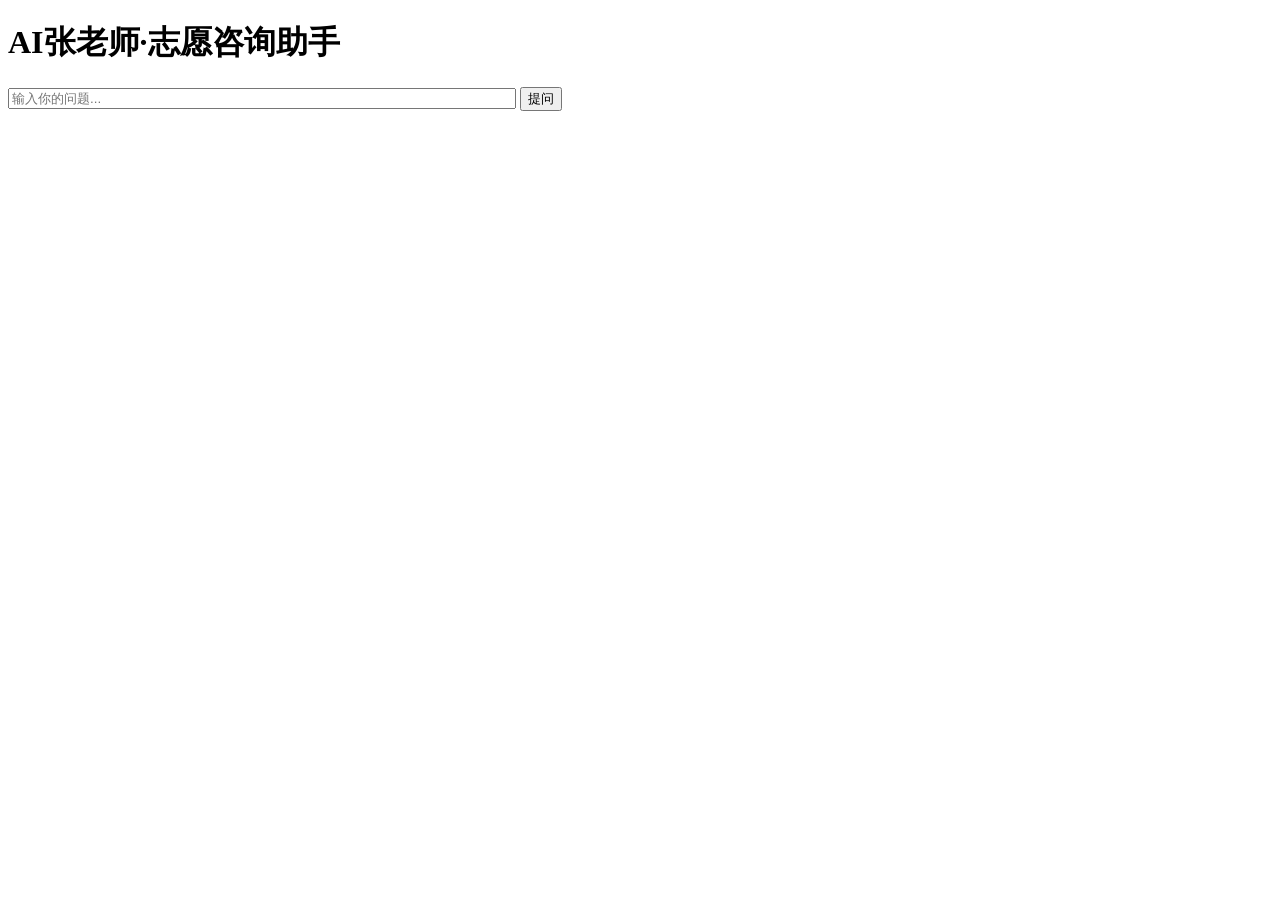
<file: main.html>
<!DOCTYPE html>
<html>
<head>
    <title>AI张老师·数字分身</title>
</head>
<body>
    <h1>AI张老师·志愿咨询助手</h1>
    <input type="text" id="question" style="width: 500px;" placeholder="输入你的问题...">
    <button onclick="ask()">提问</button>
    <div id="answer"></div>
    <audio id="audio" controls style="display:none"></audio>

    <script>
        async function ask() {
            const q = document.getElementById('question').value;
            const response = await fetch('/chat', {
                method: 'POST',
                headers: {'Content-Type': 'application/json'},
                body: JSON.stringify({question: q})
            });
            const data = await response.json();
            document.getElementById('answer').innerText = data.answer;

            if (data.audio_base64) {
                const audio = document.getElementById('audio');
                audio.src = 'data:audio/wav;base64,' + data.audio_base64;
                audio.style.display = 'block';
                audio.play();
            }
        }
    </script>
</body>
</html>
</file>
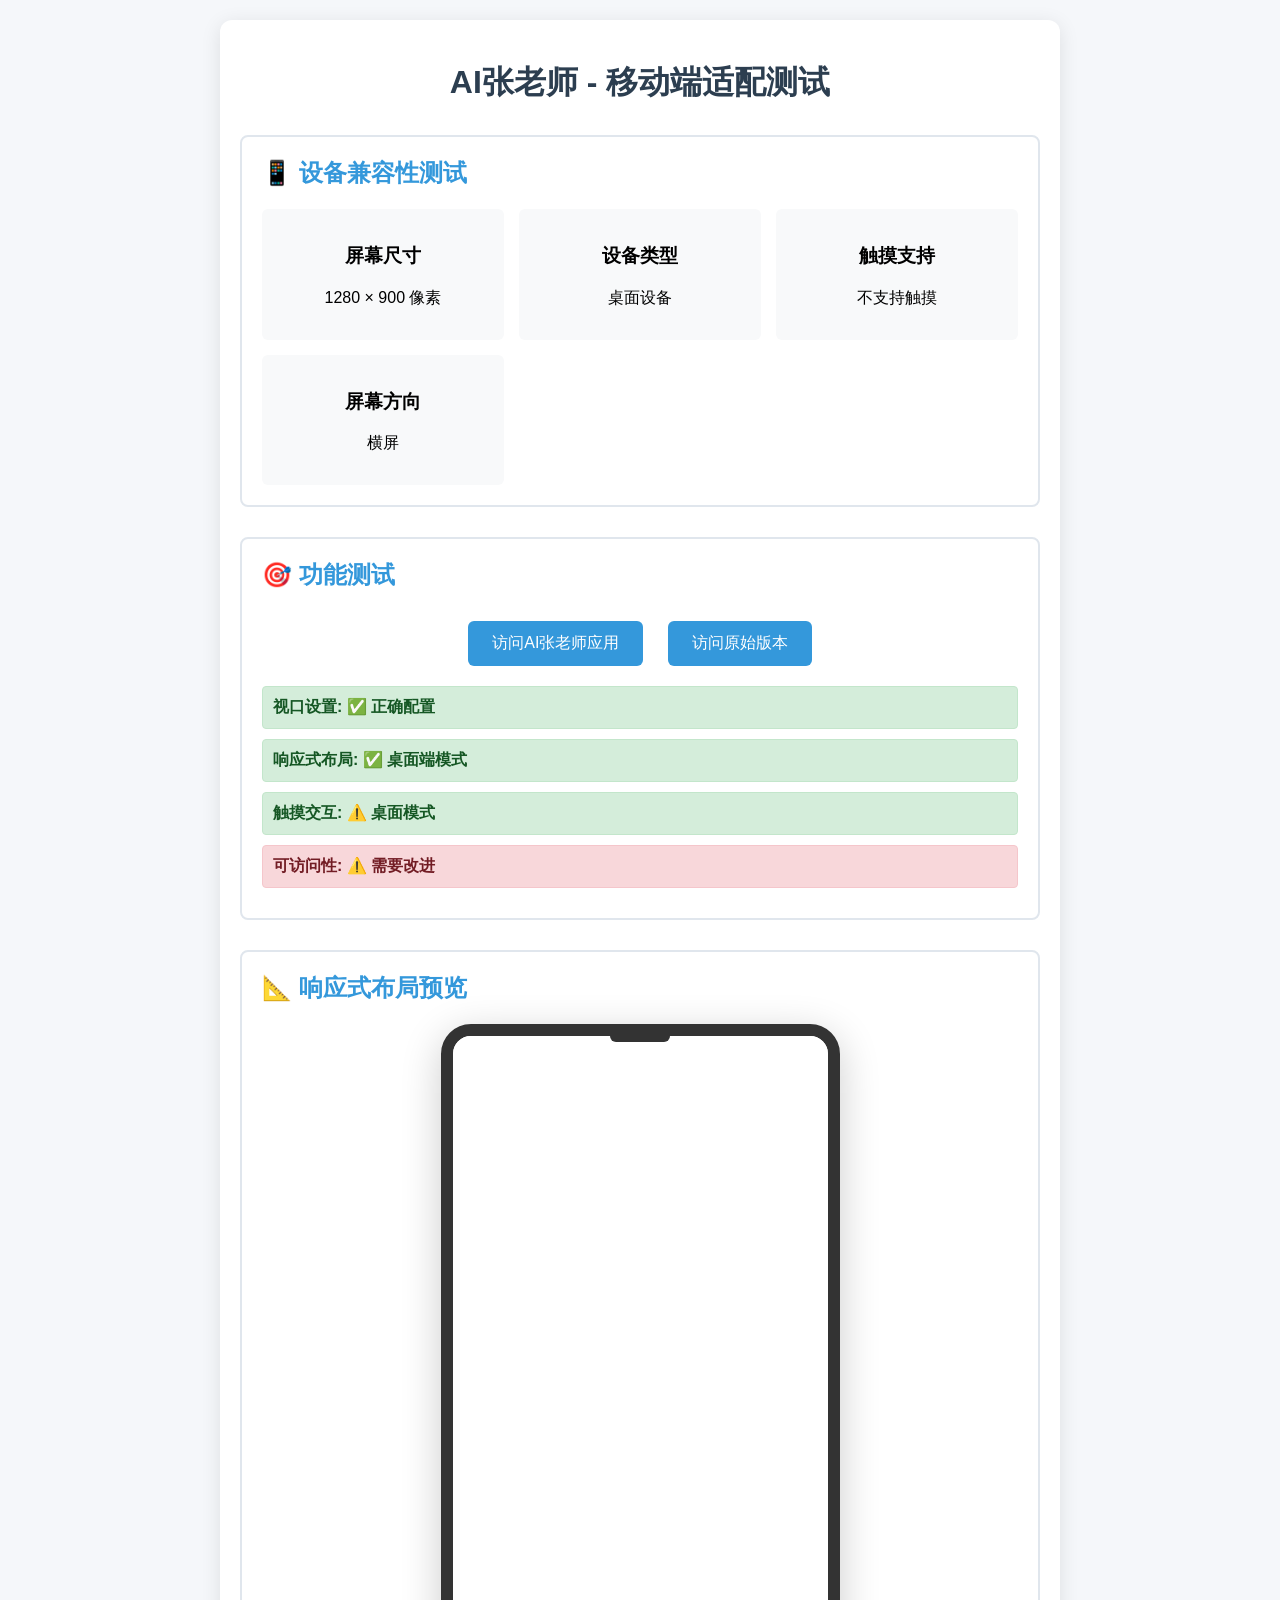
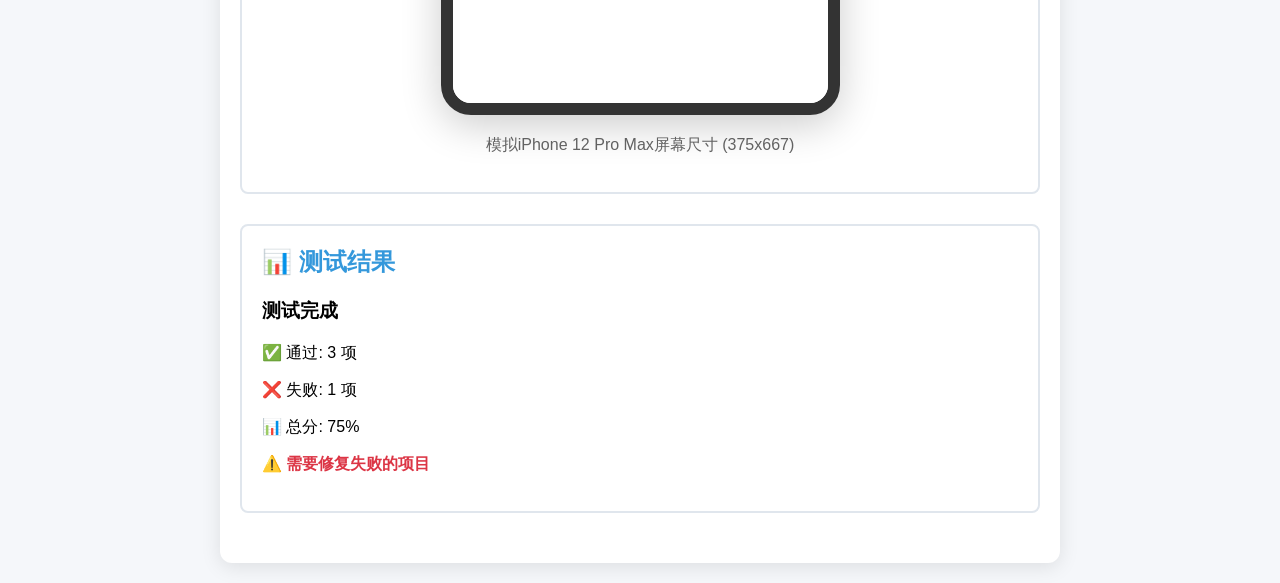
<file: mobile_test.html>
<!DOCTYPE html>
<html lang="zh-CN">
<head>
    <meta charset="UTF-8">
    <meta name="viewport" content="width=device-width, initial-scale=1.0, maximum-scale=1.0, user-scalable=no">
    <title>移动端适配测试 - AI张老师</title>
    <style>
        body {
            font-family: 'Noto Sans SC', sans-serif;
            margin: 0;
            padding: 20px;
            background: #f5f7fa;
        }
        
        .test-container {
            max-width: 800px;
            margin: 0 auto;
            background: white;
            border-radius: 12px;
            padding: 20px;
            box-shadow: 0 4px 20px rgba(0,0,0,0.1);
        }
        
        h1 {
            color: #2c3e50;
            text-align: center;
            margin-bottom: 30px;
        }
        
        .test-section {
            margin-bottom: 30px;
            padding: 20px;
            border: 2px solid #e0e6ed;
            border-radius: 8px;
        }
        
        .test-section h2 {
            color: #3498db;
            margin-top: 0;
        }
        
        .test-grid {
            display: grid;
            grid-template-columns: repeat(auto-fit, minmax(200px, 1fr));
            gap: 15px;
            margin-top: 15px;
        }
        
        .test-item {
            background: #f8f9fa;
            padding: 15px;
            border-radius: 6px;
            text-align: center;
        }
        
        .test-button {
            display: inline-block;
            padding: 12px 24px;
            background: #3498db;
            color: white;
            text-decoration: none;
            border-radius: 6px;
            margin: 10px;
            transition: background 0.3s;
        }
        
        .test-button:hover {
            background: #2980b9;
        }
        
        .device-mockup {
            width: 100%;
            max-width: 375px;
            margin: 20px auto;
            border: 12px solid #333;
            border-radius: 30px;
            overflow: hidden;
            position: relative;
            box-shadow: 0 10px 40px rgba(0,0,0,0.2);
        }
        
        .device-mockup::before {
            content: '';
            position: absolute;
            top: 0;
            left: 50%;
            transform: translateX(-50%);
            width: 60px;
            height: 6px;
            background: #333;
            border-radius: 0 0 6px 6px;
            z-index: 10;
        }
        
        .device-screen {
            width: 100%;
            height: 667px;
            background: white;
            overflow: hidden;
        }
        
        .device-screen iframe {
            width: 100%;
            height: 100%;
            border: none;
        }
        
        .test-result {
            padding: 10px;
            margin: 10px 0;
            border-radius: 4px;
            font-weight: bold;
        }
        
        .pass {
            background: #d4edda;
            color: #155724;
            border: 1px solid #c3e6cb;
        }
        
        .fail {
            background: #f8d7da;
            color: #721c24;
            border: 1px solid #f5c6cb;
        }
        
        @media (max-width: 768px) {
            .test-grid {
                grid-template-columns: 1fr;
            }
            
            .device-mockup {
                max-width: 100%;
                border-width: 8px;
                border-radius: 20px;
            }
            
            .device-screen {
                height: 500px;
            }
        }
        
        @media (max-width: 480px) {
            body {
                padding: 10px;
            }
            
            .test-container {
                padding: 15px;
            }
            
            .test-section {
                padding: 15px;
            }
            
            .device-screen {
                height: 400px;
            }
        }
    </style>
</head>
<body>
    <div class="test-container">
        <h1>AI张老师 - 移动端适配测试</h1>
        
        <div class="test-section">
            <h2>📱 设备兼容性测试</h2>
            <div class="test-grid">
                <div class="test-item">
                    <h3>屏幕尺寸</h3>
                    <p id="screen-size">检测中...</p>
                </div>
                <div class="test-item">
                    <h3>设备类型</h3>
                    <p id="device-type">检测中...</p>
                </div>
                <div class="test-item">
                    <h3>触摸支持</h3>
                    <p id="touch-support">检测中...</p>
                </div>
                <div class="test-item">
                    <h3>屏幕方向</h3>
                    <p id="screen-orientation">检测中...</p>
                </div>
            </div>
        </div>
        
        <div class="test-section">
            <h2>🎯 功能测试</h2>
            <div style="text-align: center;">
                <a href="http://localhost:5000/" class="test-button" target="_blank">访问AI张老师应用</a>
                <a href="http://localhost:5000/old" class="test-button" target="_blank">访问原始版本</a>
            </div>
            
            <div id="function-tests">
                <div class="test-result" id="test-viewport">视口设置: 检测中...</div>
                <div class="test-result" id="test-responsive">响应式布局: 检测中...</div>
                <div class="test-result" id="test-touch">触摸交互: 检测中...</div>
                <div class="test-result" id="test-accessibility">可访问性: 检测中...</div>
            </div>
        </div>
        
        <div class="test-section">
            <h2>📐 响应式布局预览</h2>
            <div class="device-mockup">
                <div class="device-screen">
                    <iframe src="http://localhost:5000/" title="AI张老师应用预览"></iframe>
                </div>
            </div>
            <p style="text-align: center; margin-top: 15px; color: #666;">
                模拟iPhone 12 Pro Max屏幕尺寸 (375x667)
            </p>
        </div>
        
        <div class="test-section">
            <h2>📊 测试结果</h2>
            <div id="test-summary">
                <p>正在运行测试...</p>
            </div>
        </div>
    </div>

    <script>
        // 设备检测
        function detectDeviceInfo() {
            const screenSize = document.getElementById('screen-size');
            const deviceType = document.getElementById('device-type');
            const touchSupport = document.getElementById('touch-support');
            const screenOrientation = document.getElementById('screen-orientation');
            
            // 屏幕尺寸
            screenSize.textContent = `${window.innerWidth} × ${window.innerHeight} 像素`;
            
            // 设备类型
            const isMobile = /Android|webOS|iPhone|iPad|iPod|BlackBerry|IEMobile|Opera Mini/i.test(navigator.userAgent);
            deviceType.textContent = isMobile ? '移动设备' : '桌面设备';
            
            // 触摸支持
            const isTouch = 'ontouchstart' in window || navigator.maxTouchPoints > 0;
            touchSupport.textContent = isTouch ? '支持触摸' : '不支持触摸';
            
            // 屏幕方向
            const isPortrait = window.innerHeight > window.innerWidth;
            screenOrientation.textContent = isPortrait ? '竖屏' : '横屏';
        }
        
        // 功能测试
        function runFunctionTests() {
            // 视口测试
            const viewportMeta = document.querySelector('meta[name="viewport"]');
            const testViewport = document.getElementById('test-viewport');
            if (viewportMeta && viewportMeta.content.includes('width=device-width')) {
                testViewport.textContent = '视口设置: ✅ 正确配置';
                testViewport.className = 'test-result pass';
            } else {
                testViewport.textContent = '视口设置: ❌ 需要配置';
                testViewport.className = 'test-result fail';
            }
            
            // 响应式布局测试
            const testResponsive = document.getElementById('test-responsive');
            if (window.innerWidth <= 768) {
                testResponsive.textContent = '响应式布局: ✅ 移动端模式';
                testResponsive.className = 'test-result pass';
            } else {
                testResponsive.textContent = '响应式布局: ✅ 桌面端模式';
                testResponsive.className = 'test-result pass';
            }
            
            // 触摸交互测试
            const testTouch = document.getElementById('test-touch');
            const isTouch = 'ontouchstart' in window || navigator.maxTouchPoints > 0;
            if (isTouch) {
                testTouch.textContent = '触摸交互: ✅ 已优化';
                testTouch.className = 'test-result pass';
            } else {
                testTouch.textContent = '触摸交互: ⚠️ 桌面模式';
                testTouch.className = 'test-result pass';
            }
            
            // 可访问性测试
            const testAccessibility = document.getElementById('test-accessibility');
            const hasAriaLabels = document.querySelectorAll('[aria-label]').length > 0;
            if (hasAriaLabels) {
                testAccessibility.textContent = '可访问性: ✅ 支持ARIA';
                testAccessibility.className = 'test-result pass';
            } else {
                testAccessibility.textContent = '可访问性: ⚠️ 需要改进';
                testAccessibility.className = 'test-result fail';
            }
        }
        
        // 更新测试结果
        function updateTestSummary() {
            const summary = document.getElementById('test-summary');
            const passes = document.querySelectorAll('.pass').length;
            const fails = document.querySelectorAll('.fail').length;
            const total = passes + fails;
            
            let resultHTML = `
                <h3>测试完成</h3>
                <p>✅ 通过: ${passes} 项</p>
                <p>❌ 失败: ${fails} 项</p>
                <p>📊 总分: ${Math.round((passes / total) * 100)}%</p>
            `;
            
            if (fails === 0) {
                resultHTML += '<p style="color: #28a745; font-weight: bold;">🎉 所有测试通过！</p>';
            } else {
                resultHTML += '<p style="color: #dc3545; font-weight: bold;">⚠️ 需要修复失败的项目</p>';
            }
            
            summary.innerHTML = resultHTML;
        }
        
        // 监听屏幕方向变化
        window.addEventListener('orientationchange', () => {
            setTimeout(() => {
                detectDeviceInfo();
                runFunctionTests();
                updateTestSummary();
            }, 300);
        });
        
        // 监听窗口大小变化
        window.addEventListener('resize', () => {
            detectDeviceInfo();
            runFunctionTests();
            updateTestSummary();
        });
        
        // 初始化
        document.addEventListener('DOMContentLoaded', () => {
            detectDeviceInfo();
            runFunctionTests();
            updateTestSummary();
            
            // 每5秒更新一次（用于动态测试）
            setInterval(detectDeviceInfo, 5000);
        });
    </script>
</body>
</html>
</file>
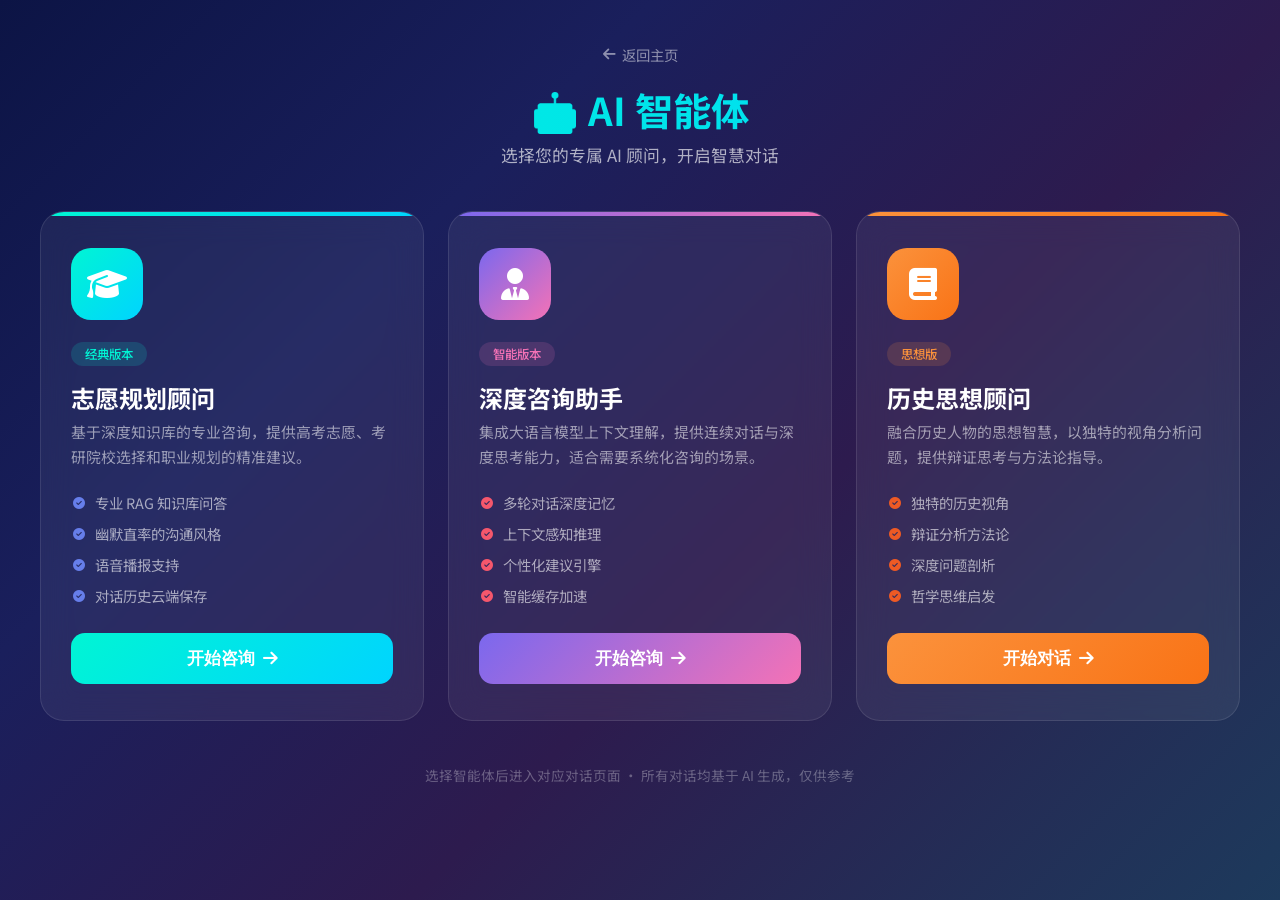
<file: templates/cyborg.html>
<!DOCTYPE html>
<html lang="zh-CN">
<head>
    <meta charset="UTF-8">
    <meta name="viewport" content="width=device-width, initial-scale=1.0">
    <title>智研空间 · AI 智能体</title>
    <link rel="stylesheet" href="https://cdnjs.cloudflare.com/ajax/libs/font-awesome/6.4.0/css/all.min.css">
    <link href="https://fonts.googleapis.com/css2?family=Noto+Sans+SC:wght@300;400;500;700&display=swap" rel="stylesheet">
    <style>
        * { margin: 0; padding: 0; box-sizing: border-box; }
        body {
            font-family: 'Noto Sans SC', sans-serif;
            background: linear-gradient(135deg, #0c1445 0%, #1a1f5c 30%, #2d1b4e 60%, #1d3a5c 100%);
            min-height: 100vh;
            display: flex;
            justify-content: center;
            align-items: flex-start;
            padding: 40px 20px;
        }
        .container { max-width: 1200px; width: 100%; margin: 0 auto; }

        /* ===== Header ===== */
        .header {
            text-align: center; margin-bottom: 44px; color: white;
        }
        .header .back-link {
            display: inline-flex; align-items: center; gap: 6px;
            color: rgba(255,255,255,0.5); text-decoration: none;
            font-size: 0.9rem; margin-bottom: 16px; transition: color 0.3s;
        }
        .header .back-link:hover { color: rgba(255,255,255,0.9); }
        .header h1 {
            font-size: 2.4rem; font-weight: 700;
            background: linear-gradient(90deg, #00f5d4, #00d4ff, #7b68ee, #f472b6);
            -webkit-background-clip: text; -webkit-text-fill-color: transparent;
            background-clip: text;
            background-size: 300% 100%;
            animation: gradientMove 8s ease infinite;
        }

        @keyframes gradientMove {
            0%, 100% { background-position: 0% 50%; }
            50% { background-position: 100% 50%; }
        }
        .header p { font-size: 1.05rem; opacity: 0.65; margin-top: 6px; }

        /* ===== Agent Cards Grid ===== */
        .agents-grid {
            display: grid;
            grid-template-columns: repeat(auto-fit, minmax(320px, 1fr));
            gap: 24px;
        }

        /* ===== Card ===== */
        .agent-card {
            background: rgba(255,255,255,0.06);
            backdrop-filter: blur(16px);
            -webkit-backdrop-filter: blur(16px);
            border: 1px solid rgba(255,255,255,0.10);
            border-radius: 24px;
            padding: 36px 30px;
            transition: all 0.4s cubic-bezier(0.4, 0, 0.2, 1);
            position: relative;
            overflow: hidden;
        }
        .agent-card:hover {
            transform: translateY(-8px);
            background: rgba(255,255,255,0.10);
            border-color: rgba(255,255,255,0.20);
            box-shadow: 0 24px 48px rgba(0,0,0,0.3);
        }
        .agent-card .accent {
            position: absolute; top: 0; left: 0; right: 0; height: 4px;
        }
        .agent-card .icon-wrap {
            width: 72px; height: 72px; border-radius: 20px;
            display: flex; align-items: center; justify-content: center;
            font-size: 2rem; color: white; margin-bottom: 20px;
        }
        .agent-card h3 { font-size: 1.5rem; font-weight: 700; color: white; margin-bottom: 4px; }
        .agent-card .badge {
            display: inline-block; padding: 3px 14px; border-radius: 20px;
            font-size: 0.78rem; font-weight: 500; margin-bottom: 14px;
        }
        .agent-card p { color: rgba(255,255,255,0.55); line-height: 1.7; font-size: 0.93rem; margin-bottom: 18px; }
        .agent-card ul { list-style: none; margin-bottom: 22px; }
        .agent-card ul li {
            padding: 5px 0; color: rgba(255,255,255,0.6);
            font-size: 0.9rem; display: flex; align-items: center; gap: 8px;
        }
        .agent-card ul li i { font-size: 0.75rem; width: 16px; text-align: center; }

        .btn {
            display: inline-flex; align-items: center; justify-content: center;
            gap: 8px; padding: 14px 28px; border-radius: 14px;
            font-size: 1.05rem; font-weight: 600; border: none; cursor: pointer;
            width: 100%; color: white; transition: all 0.3s ease;
            text-decoration: none;
        }
        .btn:hover { transform: translateY(-2px); box-shadow: 0 10px 28px rgba(0,0,0,0.35); }
        .btn i { transition: transform 0.3s ease; }
        .btn:hover i { transform: translateX(4px); }

        /* ===== Standard ===== */
        .card-standard .accent { background: linear-gradient(90deg, #00f5d4, #00d4ff); }
        .card-standard .icon-wrap { background: linear-gradient(135deg, #00f5d4, #00d4ff); }
        .card-standard .badge { background: rgba(0,245,212,0.15); color: #00f5d4; }
        .btn-standard { background: linear-gradient(135deg, #00f5d4, #00d4ff); }

        /* ===== Advanced ===== */
        .card-advanced .accent { background: linear-gradient(90deg, #7b68ee, #f472b6); }
        .card-advanced .icon-wrap { background: linear-gradient(135deg, #7b68ee, #f472b6); }
        .card-advanced .badge { background: rgba(247,114,182,0.15); color: #f472b6; }
        .btn-advanced { background: linear-gradient(135deg, #7b68ee, #f472b6); }

        /* ===== Education ===== */
        .card-education .accent { background: linear-gradient(90deg, #fb923c, #f97316); }
        .card-education .icon-wrap { background: linear-gradient(135deg, #fb923c, #f97316); }
        .card-education .badge { background: rgba(251,146,60,0.15); color: #fb923c; }
        .btn-education { background: linear-gradient(135deg, #fb923c, #f97316); }

        /* ===== Footer ===== */
        .footer { text-align: center; margin-top: 44px; color: rgba(255,255,255,0.3); font-size: 0.85rem; }

        @media (max-width: 700px) {
            body { padding: 24px 14px; }
            .header h1 { font-size: 1.6rem; }
            .agents-grid { grid-template-columns: 1fr; }
        }
    </style>
</head>
<body>
    <div class="container">
        <!-- Header -->
        <div class="header">
            <a href="/" class="back-link"><i class="fas fa-arrow-left"></i> 返回主页</a>
            <h1>🤖 AI 智能体</h1>
            <p>选择您的专属 AI 顾问，开启智慧对话</p>
        </div>

        <!-- Agent Cards -->
        <div class="agents-grid">
            <!-- 标准版 -->
            <div class="agent-card card-standard">
                <div class="accent"></div>
                <div class="icon-wrap"><i class="fas fa-graduation-cap"></i></div>
                <div class="badge">经典版本</div>
                <h3>志愿规划顾问</h3>
                <p>基于深度知识库的专业咨询，提供高考志愿、考研院校选择和职业规划的精准建议。</p>
                <ul>
                    <li><i class="fas fa-check-circle" style="color: #667eea;"></i> 专业 RAG 知识库问答</li>
                    <li><i class="fas fa-check-circle" style="color: #667eea;"></i> 幽默直率的沟通风格</li>
                    <li><i class="fas fa-check-circle" style="color: #667eea;"></i> 语音播报支持</li>
                    <li><i class="fas fa-check-circle" style="color: #667eea;"></i> 对话历史云端保存</li>
                </ul>
                <button class="btn btn-standard" onclick="location.href='/standard'">
                    开始咨询 <i class="fas fa-arrow-right"></i>
                </button>
            </div>

            <!-- 应用版 -->
            <div class="agent-card card-advanced">
                <div class="accent"></div>
                <div class="icon-wrap"><i class="fas fa-user-tie"></i></div>
                <div class="badge">智能版本</div>
                <h3>深度咨询助手</h3>
                <p>集成大语言模型上下文理解，提供连续对话与深度思考能力，适合需要系统化咨询的场景。</p>
                <ul>
                    <li><i class="fas fa-check-circle" style="color: #f5576c;"></i> 多轮对话深度记忆</li>
                    <li><i class="fas fa-check-circle" style="color: #f5576c;"></i> 上下文感知推理</li>
                    <li><i class="fas fa-check-circle" style="color: #f5576c;"></i> 个性化建议引擎</li>
                    <li><i class="fas fa-check-circle" style="color: #f5576c;"></i> 智能缓存加速</li>
                </ul>
                <button class="btn btn-advanced" onclick="location.href='/app'">
                    开始咨询 <i class="fas fa-arrow-right"></i>
                </button>
            </div>

            <!-- 教育版 -->
            <div class="agent-card card-education">
                <div class="accent"></div>
                <div class="icon-wrap"><i class="fas fa-book"></i></div>
                <div class="badge">思想版</div>
                <h3>历史思想顾问</h3>
                <p>融合历史人物的思想智慧，以独特的视角分析问题，提供辩证思考与方法论指导。</p>
                <ul>
                    <li><i class="fas fa-check-circle" style="color: #ee5a24;"></i> 独特的历史视角</li>
                    <li><i class="fas fa-check-circle" style="color: #ee5a24;"></i> 辩证分析方法论</li>
                    <li><i class="fas fa-check-circle" style="color: #ee5a24;"></i> 深度问题剖析</li>
                    <li><i class="fas fa-check-circle" style="color: #ee5a24;"></i> 哲学思维启发</li>
                </ul>
                <button class="btn btn-education" onclick="location.href='/pedu'">
                    开始对话 <i class="fas fa-arrow-right"></i>
                </button>
            </div>
        </div>

        <!-- Footer -->
        <div class="footer">
            <p>选择智能体后进入对应对话页面 · 所有对话均基于 AI 生成，仅供参考</p>
        </div>
    </div>

    <script>
        document.addEventListener('keydown', function(e) {
            if (e.key === '1') location.href = '/standard';
            else if (e.key === '2') location.href = '/app';
            else if (e.key === '3') location.href = '/pedu';
            else if (e.key === 'Escape') location.href = '/';
        });
        // 渐入
        window.addEventListener('load', function() {
            document.body.style.opacity = '0';
            document.body.style.transition = 'opacity 0.5s ease';
            setTimeout(() => document.body.style.opacity = '1', 50);
        });
    </script>
</body>
</html>
</file>
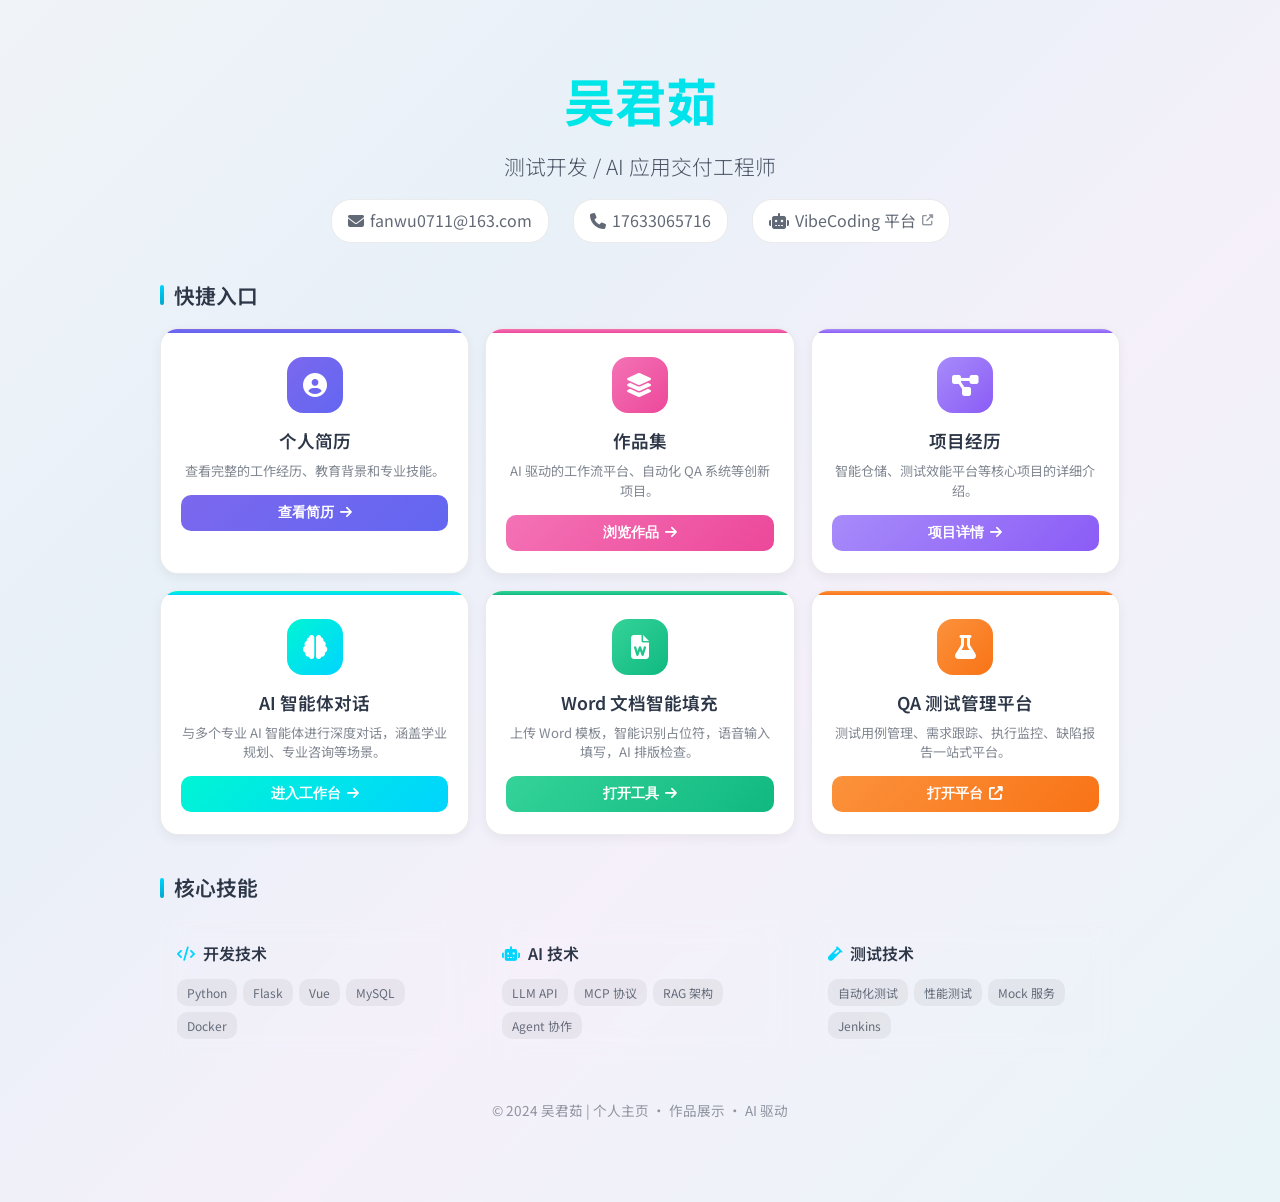
<file: templates/home.html>
<!DOCTYPE html>
<html lang="zh-CN">
<head>
    <meta charset="UTF-8">
    <meta name="viewport" content="width=device-width, initial-scale=1.0">
    <title>吴君茹 · 个人主页</title>
    <link rel="stylesheet" href="https://cdnjs.cloudflare.com/ajax/libs/font-awesome/6.4.0/css/all.min.css">
    <link href="https://fonts.googleapis.com/css2?family=Noto+Sans+SC:wght@300;400;500;700&display=swap" rel="stylesheet">
    <link rel="stylesheet" href="/static/css/style.css">
    <link rel="stylesheet" href="/static/css/home.css">
</head>
<body>
    <div class="container">
        <!-- Header -->
        <div class="header">
            <h1>吴君茹</h1>
            <p class="subtitle">测试开发 / AI 应用交付工程师</p>
            <div class="contact-info">
                <a href="mailto:fanwu0711@163.com" class="contact-link">
                    <i class="fas fa-envelope"></i>
                    <span>fanwu0711@163.com</span>
                </a>
                <a href="tel:17633065716" class="contact-link">
                    <i class="fas fa-phone"></i>
                    <span>17633065716</span>
                </a>
                <a href="https://www.zxfagent-ai.top" target="_blank" class="contact-link external">
                    <i class="fas fa-robot"></i>
                    <span>VibeCoding 平台</span>
                    <i class="fas fa-external-link-alt"></i>
                </a>
            </div>
        </div>

        <!-- 快捷入口卡片 -->
        <div class="section-title">快捷入口</div>
        <div class="category-cards">
            <!-- 个人简历 -->
            <div class="card card-resume" onclick="location.href='/resume'">
                <div class="card-icon"><i class="fas fa-user-circle"></i></div>
                <div class="card-body">
                    <h3>个人简历</h3>
                    <p>查看完整的工作经历、教育背景和专业技能。</p>
                </div>
                <div class="card-right">
                    <button class="btn btn-resume">
                        查看简历 <i class="fas fa-arrow-right"></i>
                    </button>
                </div>
            </div>

            <!-- 作品集 -->
            <div class="card card-portfolio" onclick="location.href='/portfolio'">
                <div class="card-icon"><i class="fas fa-layer-group"></i></div>
                <div class="card-body">
                    <h3>作品集</h3>
                    <p>AI 驱动的工作流平台、自动化 QA 系统等创新项目。</p>
                </div>
                <div class="card-right">
                    <button class="btn btn-portfolio">
                        浏览作品 <i class="fas fa-arrow-right"></i>
                    </button>
                </div>
            </div>

            <!-- 项目经历 -->
            <div class="card card-projects" onclick="location.href='/projects'">
                <div class="card-icon"><i class="fas fa-project-diagram"></i></div>
                <div class="card-body">
                    <h3>项目经历</h3>
                    <p>智能仓储、测试效能平台等核心项目的详细介绍。</p>
                </div>
                <div class="card-right">
                    <button class="btn btn-projects">
                        项目详情 <i class="fas fa-arrow-right"></i>
                    </button>
                </div>
            </div>

            <!-- AI 工作台 -->
            <div class="card card-cyborg" onclick="location.href='/cyborg'">
                <div class="card-icon"><i class="fas fa-brain"></i></div>
                <div class="card-body">
                    <h3>AI 智能体对话</h3>
                    <p>与多个专业 AI 智能体进行深度对话，涵盖学业规划、专业咨询等场景。</p>
                </div>
                <div class="card-right">
                    <button class="btn btn-cyborg">
                        进入工作台 <i class="fas fa-arrow-right"></i>
                    </button>
                </div>
            </div>

            <!-- Word 工具 -->
            <div class="card card-tool" onclick="location.href='/word/'">
                <div class="card-icon"><i class="fas fa-file-word"></i></div>
                <div class="card-body">
                    <h3>Word 文档智能填充</h3>
                    <p>上传 Word 模板，智能识别占位符，语音输入填写，AI 排版检查。</p>
                </div>
                <div class="card-right">
                    <button class="btn btn-tool">
                        打开工具 <i class="fas fa-arrow-right"></i>
                    </button>
                </div>
            </div>

            <!-- QA 平台 -->
            <div class="card card-qa" onclick="window.open('http://localhost:8080/dashboard', '_blank')">
                <div class="card-icon"><i class="fas fa-flask"></i></div>
                <div class="card-body">
                    <h3>QA 测试管理平台</h3>
                    <p>测试用例管理、需求跟踪、执行监控、缺陷报告一站式平台。</p>
                </div>
                <div class="card-right">
                    <button class="btn btn-qa">
                        打开平台 <i class="fas fa-external-link-alt"></i>
                    </button>
                </div>
            </div>
        </div>

        <!-- 技能展示 -->
        <div class="section-title">核心技能</div>
        <div class="skills-container">
            <div class="skill-group">
                <h4><i class="fas fa-code"></i> 开发技术</h4>
                <div class="skill-tags">
                    <span class="skill-tag">Python</span>
                    <span class="skill-tag">Flask</span>
                    <span class="skill-tag">Vue</span>
                    <span class="skill-tag">MySQL</span>
                    <span class="skill-tag">Docker</span>
                </div>
            </div>
            <div class="skill-group">
                <h4><i class="fas fa-robot"></i> AI 技术</h4>
                <div class="skill-tags">
                    <span class="skill-tag">LLM API</span>
                    <span class="skill-tag">MCP 协议</span>
                    <span class="skill-tag">RAG 架构</span>
                    <span class="skill-tag">Agent 协作</span>
                </div>
            </div>
            <div class="skill-group">
                <h4><i class="fas fa-vial"></i> 测试技术</h4>
                <div class="skill-tags">
                    <span class="skill-tag">自动化测试</span>
                    <span class="skill-tag">性能测试</span>
                    <span class="skill-tag">Mock 服务</span>
                    <span class="skill-tag">Jenkins</span>
                </div>
            </div>
        </div>

        <!-- Footer -->
        <div class="footer">
            <p>© 2024 吴君茹 | 个人主页 · 作品展示 · AI 驱动</p>
        </div>
    </div>
</body>
</html>
</file>
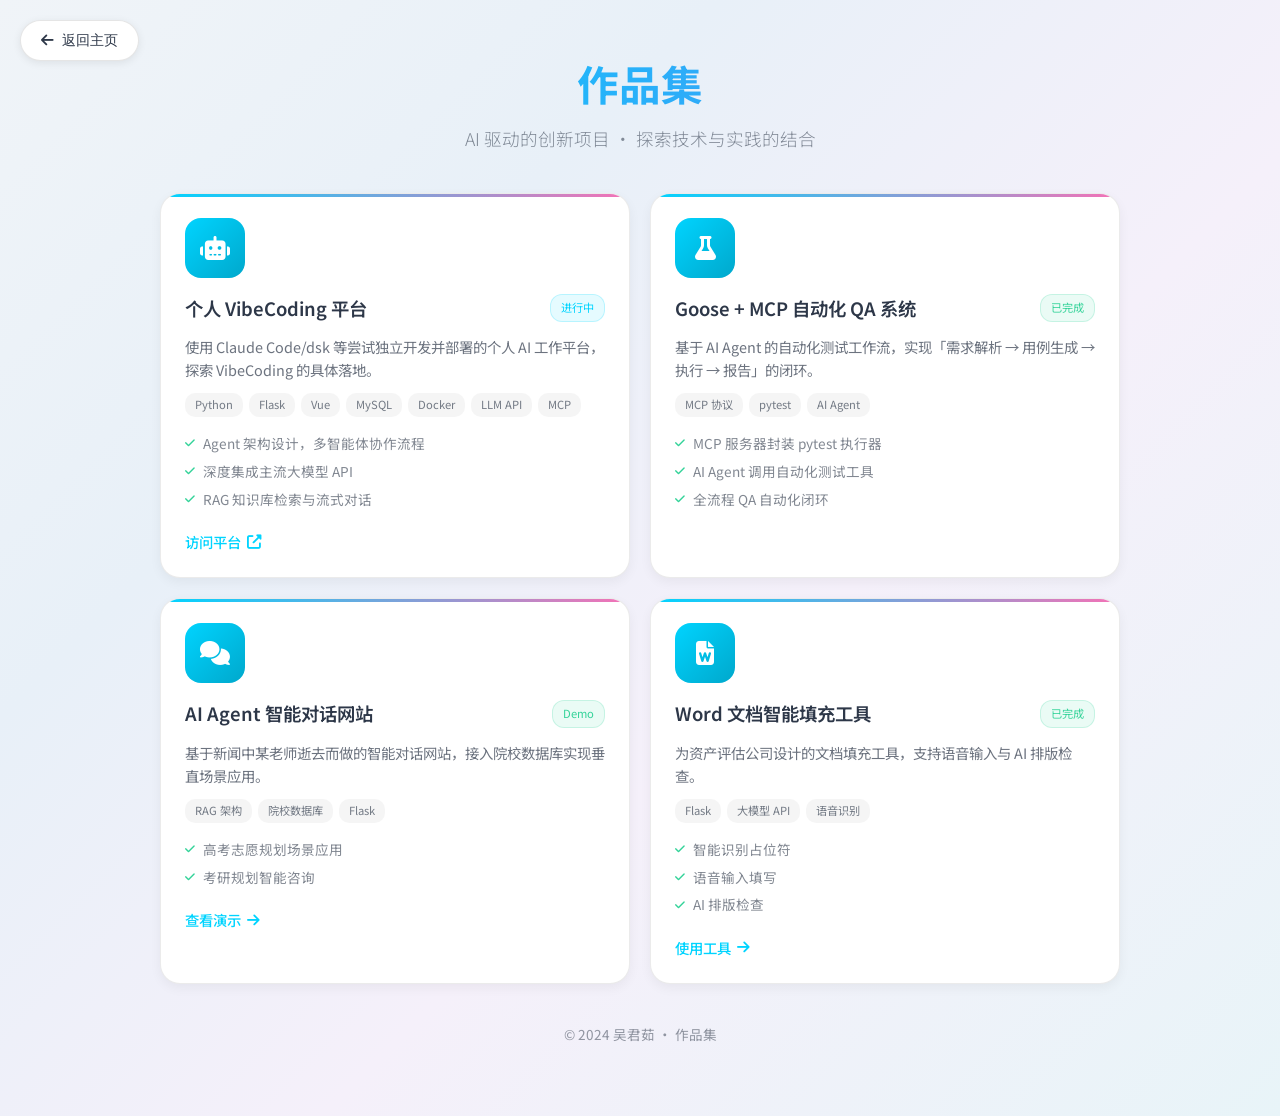
<file: templates/portfolio.html>
<!DOCTYPE html>
<html lang="zh-CN">
<head>
    <meta charset="UTF-8">
    <meta name="viewport" content="width=device-width, initial-scale=1.0">
    <title>作品集 · 吴君茹</title>
    <link rel="stylesheet" href="https://cdnjs.cloudflare.com/ajax/libs/font-awesome/6.4.0/css/all.min.css">
    <link href="https://fonts.googleapis.com/css2?family=Noto+Sans+SC:wght@300;400;500;700&display=swap" rel="stylesheet">
    <link rel="stylesheet" href="/static/css/style.css">
    <link rel="stylesheet" href="/static/css/home.css">
    <link rel="stylesheet" href="/static/css/portfolio.css">
</head>
<body>
    <div class="container">
        <!-- Back Button -->
        <button class="back-btn" onclick="location.href='/'">
            <i class="fas fa-arrow-left"></i>
            <span>返回主页</span>
        </button>

        <!-- Header -->
        <div class="header">
            <h1>作品集</h1>
            <p class="subtitle">AI 驱动的创新项目 · 探索技术与实践的结合</p>
        </div>

        <!-- Works Grid -->
        <div class="works-grid">
            <!-- VibeCoding -->
            <div class="work-card">
                <div class="work-icon">
                    <i class="fas fa-robot"></i>
                </div>
                <div class="work-content">
                    <div class="work-header">
                        <h3>个人 VibeCoding 平台</h3>
                        <span class="work-status">进行中</span>
                    </div>
                    <p class="work-description">
                        使用 Claude Code/dsk 等尝试独立开发并部署的个人 AI 工作平台，探索 VibeCoding 的具体落地。
                    </p>
                    <div class="tech-stack">
                        <span class="tech-tag">Python</span>
                        <span class="tech-tag">Flask</span>
                        <span class="tech-tag">Vue</span>
                        <span class="tech-tag">MySQL</span>
                        <span class="tech-tag">Docker</span>
                        <span class="tech-tag">LLM API</span>
                        <span class="tech-tag">MCP</span>
                    </div>
                    <div class="work-features">
                        <div class="feature-item">
                            <i class="fas fa-check"></i>
                            <span>Agent 架构设计，多智能体协作流程</span>
                        </div>
                        <div class="feature-item">
                            <i class="fas fa-check"></i>
                            <span>深度集成主流大模型 API</span>
                        </div>
                        <div class="feature-item">
                            <i class="fas fa-check"></i>
                            <span>RAG 知识库检索与流式对话</span>
                        </div>
                    </div>
                    <a href="https://www.zxfagent-ai.top" target="_blank" class="work-link">
                        访问平台 <i class="fas fa-external-link-alt"></i>
                    </a>
                </div>
            </div>

            <!-- Goose+MCP -->
            <div class="work-card">
                <div class="work-icon">
                    <i class="fas fa-flask"></i>
                </div>
                <div class="work-content">
                    <div class="work-header">
                        <h3>Goose + MCP 自动化 QA 系统</h3>
                        <span class="work-status completed">已完成</span>
                    </div>
                    <p class="work-description">
                        基于 AI Agent 的自动化测试工作流，实现「需求解析 → 用例生成 → 执行 → 报告」的闭环。
                    </p>
                    <div class="tech-stack">
                        <span class="tech-tag">MCP 协议</span>
                        <span class="tech-tag">pytest</span>
                        <span class="tech-tag">AI Agent</span>
                    </div>
                    <div class="work-features">
                        <div class="feature-item">
                            <i class="fas fa-check"></i>
                            <span>MCP 服务器封装 pytest 执行器</span>
                        </div>
                        <div class="feature-item">
                            <i class="fas fa-check"></i>
                            <span>AI Agent 调用自动化测试工具</span>
                        </div>
                        <div class="feature-item">
                            <i class="fas fa-check"></i>
                            <span>全流程 QA 自动化闭环</span>
                        </div>
                    </div>
                </div>
            </div>

            <!-- AI Agent 对话 -->
            <div class="work-card">
                <div class="work-icon">
                    <i class="fas fa-comments"></i>
                </div>
                <div class="work-content">
                    <div class="work-header">
                        <h3>AI Agent 智能对话网站</h3>
                        <span class="work-status completed">Demo</span>
                    </div>
                    <p class="work-description">
                        基于新闻中某老师逝去而做的智能对话网站，接入院校数据库实现垂直场景应用。
                    </p>
                    <div class="tech-stack">
                        <span class="tech-tag">RAG 架构</span>
                        <span class="tech-tag">院校数据库</span>
                        <span class="tech-tag">Flask</span>
                    </div>
                    <div class="work-features">
                        <div class="feature-item">
                            <i class="fas fa-check"></i>
                            <span>高考志愿规划场景应用</span>
                        </div>
                        <div class="feature-item">
                            <i class="fas fa-check"></i>
                            <span>考研规划智能咨询</span>
                        </div>
                    </div>
                    <a href="/cyborg" class="work-link">
                        查看演示 <i class="fas fa-arrow-right"></i>
                    </a>
                </div>
            </div>

            <!-- Word 文档填充工具 -->
            <div class="work-card">
                <div class="work-icon">
                    <i class="fas fa-file-word"></i>
                </div>
                <div class="work-content">
                    <div class="work-header">
                        <h3>Word 文档智能填充工具</h3>
                        <span class="work-status completed">已完成</span>
                    </div>
                    <p class="work-description">
                        为资产评估公司设计的文档填充工具，支持语音输入与 AI 排版检查。
                    </p>
                    <div class="tech-stack">
                        <span class="tech-tag">Flask</span>
                        <span class="tech-tag">大模型 API</span>
                        <span class="tech-tag">语音识别</span>
                    </div>
                    <div class="work-features">
                        <div class="feature-item">
                            <i class="fas fa-check"></i>
                            <span>智能识别占位符</span>
                        </div>
                        <div class="feature-item">
                            <i class="fas fa-check"></i>
                            <span>语音输入填写</span>
                        </div>
                        <div class="feature-item">
                            <i class="fas fa-check"></i>
                            <span>AI 排版检查</span>
                        </div>
                    </div>
                    <a href="/word/" class="work-link">
                        使用工具 <i class="fas fa-arrow-right"></i>
                    </a>
                </div>
            </div>
        </div>

        <!-- Footer -->
        <div class="footer">
            <p>© 2024 吴君茹 · 作品集</p>
        </div>
    </div>
</body>
</html>
</file>
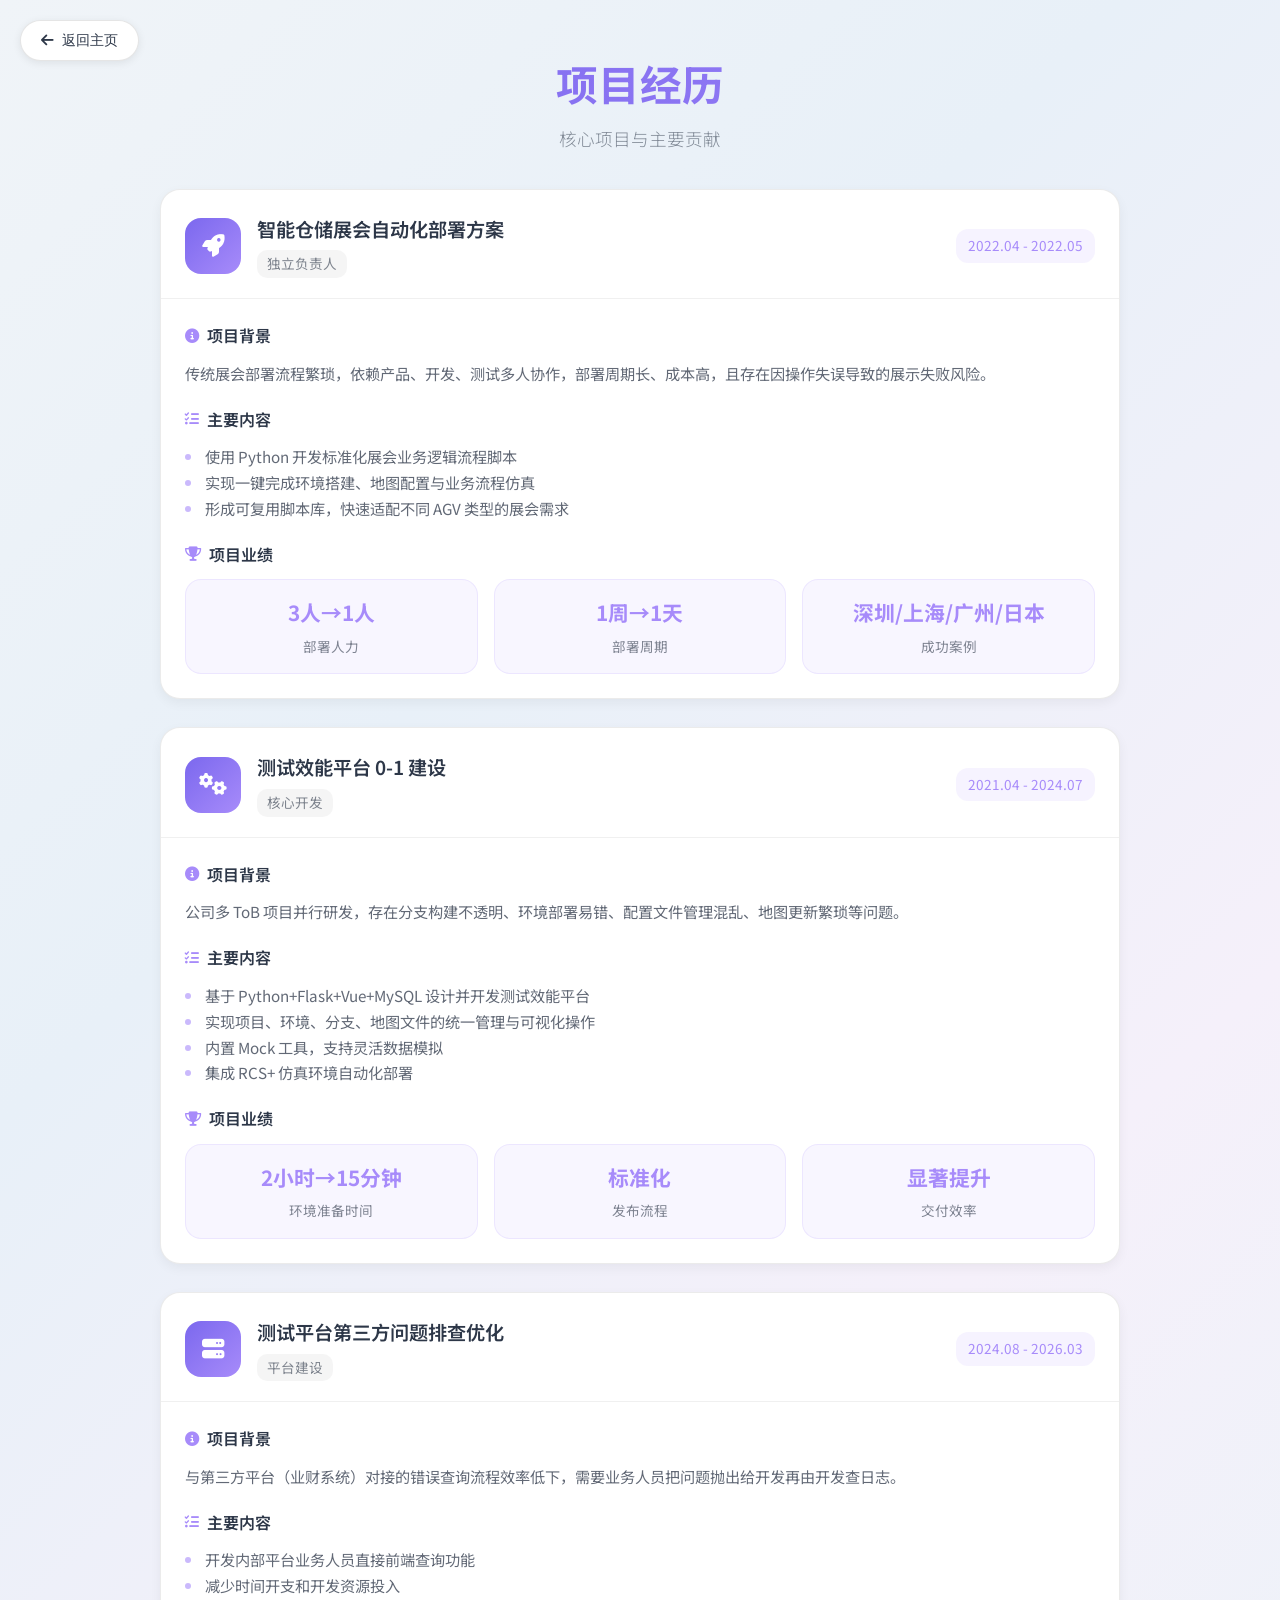
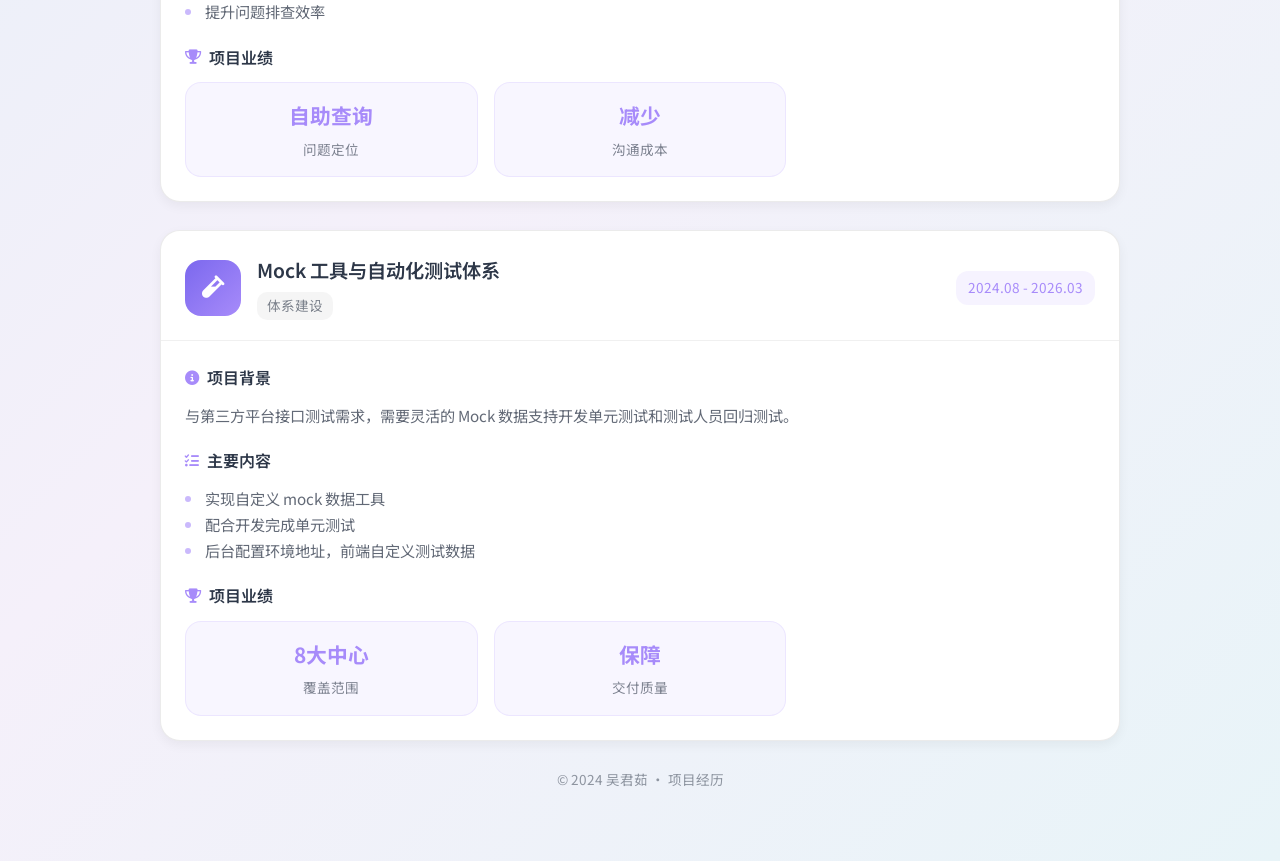
<file: templates/projects.html>
<!DOCTYPE html>
<html lang="zh-CN">
<head>
    <meta charset="UTF-8">
    <meta name="viewport" content="width=device-width, initial-scale=1.0">
    <title>项目经历 · 吴君茹</title>
    <link rel="stylesheet" href="https://cdnjs.cloudflare.com/ajax/libs/font-awesome/6.4.0/css/all.min.css">
    <link href="https://fonts.googleapis.com/css2?family=Noto+Sans+SC:wght@300;400;500;700&display=swap" rel="stylesheet">
    <link rel="stylesheet" href="/static/css/style.css">
    <link rel="stylesheet" href="/static/css/home.css">
    <link rel="stylesheet" href="/static/css/resume.css">
    <link rel="stylesheet" href="/static/css/projects.css">
</head>
<body>
    <div class="container">
        <!-- Back Button -->
        <button class="back-btn" onclick="location.href='/'">
            <i class="fas fa-arrow-left"></i>
            <span>返回主页</span>
        </button>

        <!-- Header -->
        <div class="header">
            <h1>项目经历</h1>
            <p class="subtitle">核心项目与主要贡献</p>
        </div>

        <!-- Projects List -->
        <div class="projects-list">
            <!-- Project 1 -->
            <div class="project-card">
                <div class="project-header">
                    <div class="project-icon">
                        <i class="fas fa-rocket"></i>
                    </div>
                    <div class="project-title-group">
                        <h3>智能仓储展会自动化部署方案</h3>
                        <span class="project-role">独立负责人</span>
                    </div>
                    <span class="project-date">2022.04 - 2022.05</span>
                </div>
                <div class="project-body">
                    <div class="project-section">
                        <h4><i class="fas fa-info-circle"></i> 项目背景</h4>
                        <p>传统展会部署流程繁琐，依赖产品、开发、测试多人协作，部署周期长、成本高，且存在因操作失误导致的展示失败风险。</p>
                    </div>
                    <div class="project-section">
                        <h4><i class="fas fa-list-check"></i> 主要内容</h4>
                        <ul>
                            <li>使用 Python 开发标准化展会业务逻辑流程脚本</li>
                            <li>实现一键完成环境搭建、地图配置与业务流程仿真</li>
                            <li>形成可复用脚本库，快速适配不同 AGV 类型的展会需求</li>
                        </ul>
                    </div>
                    <div class="project-section">
                        <h4><i class="fas fa-trophy"></i> 项目业绩</h4>
                        <div class="achievements-highlight">
                            <div class="highlight-item">
                                <span class="highlight-value">3人→1人</span>
                                <span class="highlight-label">部署人力</span>
                            </div>
                            <div class="highlight-item">
                                <span class="highlight-value">1周→1天</span>
                                <span class="highlight-label">部署周期</span>
                            </div>
                            <div class="highlight-item">
                                <span class="highlight-value">深圳/上海/广州/日本</span>
                                <span class="highlight-label">成功案例</span>
                            </div>
                        </div>
                    </div>
                </div>
            </div>

            <!-- Project 2 -->
            <div class="project-card">
                <div class="project-header">
                    <div class="project-icon">
                        <i class="fas fa-cogs"></i>
                    </div>
                    <div class="project-title-group">
                        <h3>测试效能平台 0-1 建设</h3>
                        <span class="project-role">核心开发</span>
                    </div>
                    <span class="project-date">2021.04 - 2024.07</span>
                </div>
                <div class="project-body">
                    <div class="project-section">
                        <h4><i class="fas fa-info-circle"></i> 项目背景</h4>
                        <p>公司多 ToB 项目并行研发，存在分支构建不透明、环境部署易错、配置文件管理混乱、地图更新繁琐等问题。</p>
                    </div>
                    <div class="project-section">
                        <h4><i class="fas fa-list-check"></i> 主要内容</h4>
                        <ul>
                            <li>基于 Python+Flask+Vue+MySQL 设计并开发测试效能平台</li>
                            <li>实现项目、环境、分支、地图文件的统一管理与可视化操作</li>
                            <li>内置 Mock 工具，支持灵活数据模拟</li>
                            <li>集成 RCS+ 仿真环境自动化部署</li>
                        </ul>
                    </div>
                    <div class="project-section">
                        <h4><i class="fas fa-trophy"></i> 项目业绩</h4>
                        <div class="achievements-highlight">
                            <div class="highlight-item">
                                <span class="highlight-value">2小时→15分钟</span>
                                <span class="highlight-label">环境准备时间</span>
                            </div>
                            <div class="highlight-item">
                                <span class="highlight-value">标准化</span>
                                <span class="highlight-label">发布流程</span>
                            </div>
                            <div class="highlight-item">
                                <span class="highlight-value">显著提升</span>
                                <span class="highlight-label">交付效率</span>
                            </div>
                        </div>
                    </div>
                </div>
            </div>

            <!-- Project 3 -->
            <div class="project-card">
                <div class="project-header">
                    <div class="project-icon">
                        <i class="fas fa-server"></i>
                    </div>
                    <div class="project-title-group">
                        <h3>测试平台第三方问题排查优化</h3>
                        <span class="project-role">平台建设</span>
                    </div>
                    <span class="project-date">2024.08 - 2026.03</span>
                </div>
                <div class="project-body">
                    <div class="project-section">
                        <h4><i class="fas fa-info-circle"></i> 项目背景</h4>
                        <p>与第三方平台（业财系统）对接的错误查询流程效率低下，需要业务人员把问题抛出给开发再由开发查日志。</p>
                    </div>
                    <div class="project-section">
                        <h4><i class="fas fa-list-check"></i> 主要内容</h4>
                        <ul>
                            <li>开发内部平台业务人员直接前端查询功能</li>
                            <li>减少时间开支和开发资源投入</li>
                            <li>提升问题排查效率</li>
                        </ul>
                    </div>
                    <div class="project-section">
                        <h4><i class="fas fa-trophy"></i> 项目业绩</h4>
                        <div class="achievements-highlight">
                            <div class="highlight-item">
                                <span class="highlight-value">自助查询</span>
                                <span class="highlight-label">问题定位</span>
                            </div>
                            <div class="highlight-item">
                                <span class="highlight-value">减少</span>
                                <span class="highlight-label">沟通成本</span>
                            </div>
                        </div>
                    </div>
                </div>
            </div>

            <!-- Project 4 -->
            <div class="project-card">
                <div class="project-header">
                    <div class="project-icon">
                        <i class="fas fa-vial"></i>
                    </div>
                    <div class="project-title-group">
                        <h3>Mock 工具与自动化测试体系</h3>
                        <span class="project-role">体系建设</span>
                    </div>
                    <span class="project-date">2024.08 - 2026.03</span>
                </div>
                <div class="project-body">
                    <div class="project-section">
                        <h4><i class="fas fa-info-circle"></i> 项目背景</h4>
                        <p>与第三方平台接口测试需求，需要灵活的 Mock 数据支持开发单元测试和测试人员回归测试。</p>
                    </div>
                    <div class="project-section">
                        <h4><i class="fas fa-list-check"></i> 主要内容</h4>
                        <ul>
                            <li>实现自定义 mock 数据工具</li>
                            <li>配合开发完成单元测试</li>
                            <li>后台配置环境地址，前端自定义测试数据</li>
                        </ul>
                    </div>
                    <div class="project-section">
                        <h4><i class="fas fa-trophy"></i> 项目业绩</h4>
                        <div class="achievements-highlight">
                            <div class="highlight-item">
                                <span class="highlight-value">8大中心</span>
                                <span class="highlight-label">覆盖范围</span>
                            </div>
                            <div class="highlight-item">
                                <span class="highlight-value">保障</span>
                                <span class="highlight-label">交付质量</span>
                            </div>
                        </div>
                    </div>
                </div>
            </div>
        </div>

        <!-- Footer -->
        <div class="footer">
            <p>© 2024 吴君茹 · 项目经历</p>
        </div>
    </div>
</body>
</html>
</file>
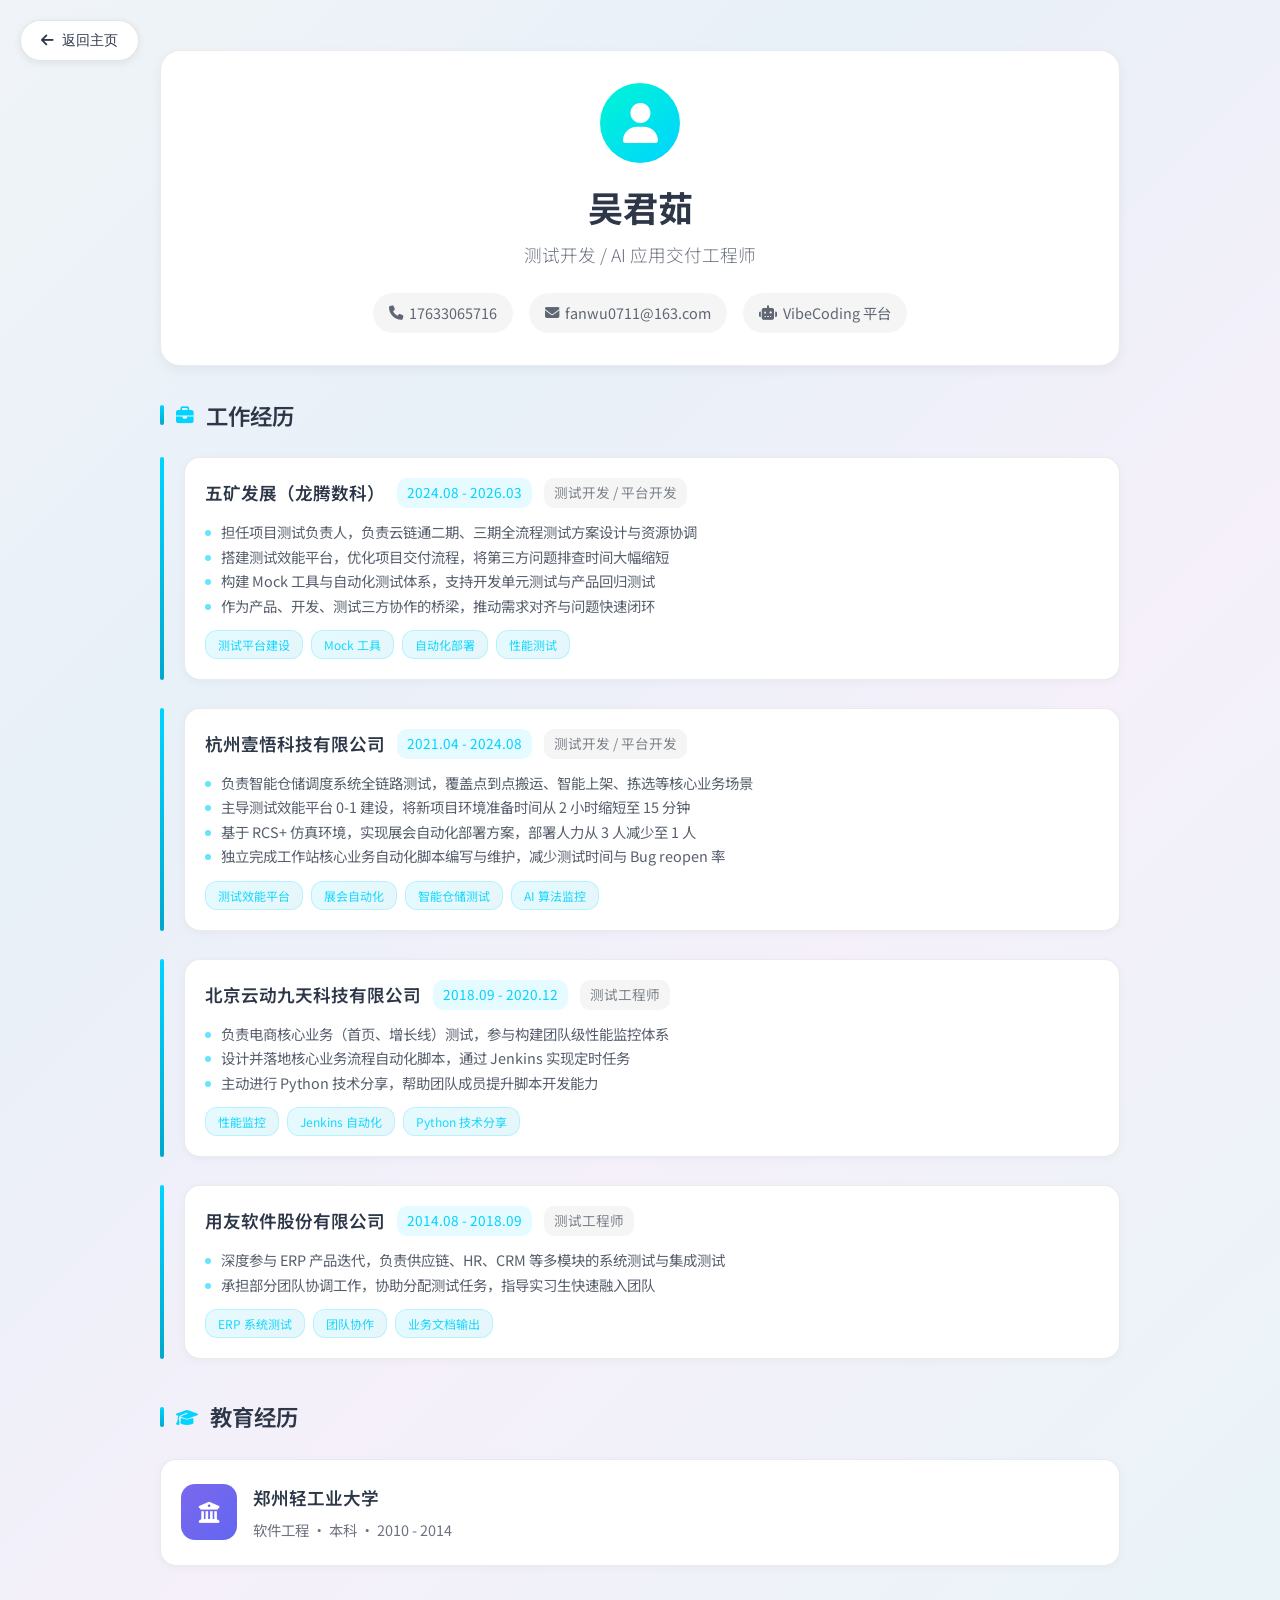
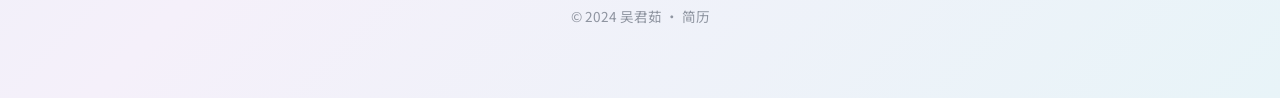
<file: templates/resume.html>
<!DOCTYPE html>
<html lang="zh-CN">
<head>
    <meta charset="UTF-8">
    <meta name="viewport" content="width=device-width, initial-scale=1.0">
    <title>个人简历 · 吴君茹</title>
    <link rel="stylesheet" href="https://cdnjs.cloudflare.com/ajax/libs/font-awesome/6.4.0/css/all.min.css">
    <link href="https://fonts.googleapis.com/css2?family=Noto+Sans+SC:wght@300;400;500;700&display=swap" rel="stylesheet">
    <link rel="stylesheet" href="/static/css/style.css">
    <link rel="stylesheet" href="/static/css/home.css">
    <link rel="stylesheet" href="/static/css/resume.css">
</head>
<body>
    <div class="container">
        <!-- Back Button -->
        <button class="back-btn" onclick="location.href='/'">
            <i class="fas fa-arrow-left"></i>
            <span>返回主页</span>
        </button>

        <!-- Header -->
        <div class="resume-header">
            <div class="avatar-section">
                <div class="avatar-icon">
                    <i class="fas fa-user"></i>
                </div>
                <div class="avatar-info">
                    <h1>吴君茹</h1>
                    <p class="job-title">测试开发 / AI 应用交付工程师</p>
                </div>
            </div>
            <div class="contact-grid">
                <a href="tel:17633065716" class="contact-item">
                    <i class="fas fa-phone"></i>
                    <span>17633065716</span>
                </a>
                <a href="mailto:fanwu0711@163.com" class="contact-item">
                    <i class="fas fa-envelope"></i>
                    <span>fanwu0711@163.com</span>
                </a>
                <a href="https://www.zxfagent-ai.top" target="_blank" class="contact-item">
                    <i class="fas fa-robot"></i>
                    <span>VibeCoding 平台</span>
                </a>
            </div>
        </div>

        <!-- 工作经历 -->
        <section class="resume-section">
            <h2 class="section-title"><i class="fas fa-briefcase"></i> 工作经历</h2>

            <!-- 五矿发展 -->
            <div class="timeline-item">
                <div class="timeline-marker"></div>
                <div class="timeline-content">
                    <div class="timeline-header">
                        <h3>五矿发展（龙腾数科）</h3>
                        <span class="timeline-date">2024.08 - 2026.03</span>
                        <span class="timeline-role">测试开发 / 平台开发</span>
                    </div>
                    <div class="timeline-body">
                        <ul>
                            <li>担任项目测试负责人，负责云链通二期、三期全流程测试方案设计与资源协调</li>
                            <li>搭建测试效能平台，优化项目交付流程，将第三方问题排查时间大幅缩短</li>
                            <li>构建 Mock 工具与自动化测试体系，支持开发单元测试与产品回归测试</li>
                            <li>作为产品、开发、测试三方协作的桥梁，推动需求对齐与问题快速闭环</li>
                        </ul>
                        <div class="achievements">
                            <span class="achievement-tag">测试平台建设</span>
                            <span class="achievement-tag">Mock 工具</span>
                            <span class="achievement-tag">自动化部署</span>
                            <span class="achievement-tag">性能测试</span>
                        </div>
                    </div>
                </div>
            </div>

            <!-- 杭州壹悟科技 -->
            <div class="timeline-item">
                <div class="timeline-marker"></div>
                <div class="timeline-content">
                    <div class="timeline-header">
                        <h3>杭州壹悟科技有限公司</h3>
                        <span class="timeline-date">2021.04 - 2024.08</span>
                        <span class="timeline-role">测试开发 / 平台开发</span>
                    </div>
                    <div class="timeline-body">
                        <ul>
                            <li>负责智能仓储调度系统全链路测试，覆盖点到点搬运、智能上架、拣选等核心业务场景</li>
                            <li>主导测试效能平台 0-1 建设，将新项目环境准备时间从 2 小时缩短至 15 分钟</li>
                            <li>基于 RCS+ 仿真环境，实现展会自动化部署方案，部署人力从 3 人减少至 1 人</li>
                            <li>独立完成工作站核心业务自动化脚本编写与维护，减少测试时间与 Bug reopen 率</li>
                        </ul>
                        <div class="achievements">
                            <span class="achievement-tag">测试效能平台</span>
                            <span class="achievement-tag">展会自动化</span>
                            <span class="achievement-tag">智能仓储测试</span>
                            <span class="achievement-tag">AI 算法监控</span>
                        </div>
                    </div>
                </div>
            </div>

            <!-- 北京云动九天 -->
            <div class="timeline-item">
                <div class="timeline-marker"></div>
                <div class="timeline-content">
                    <div class="timeline-header">
                        <h3>北京云动九天科技有限公司</h3>
                        <span class="timeline-date">2018.09 - 2020.12</span>
                        <span class="timeline-role">测试工程师</span>
                    </div>
                    <div class="timeline-body">
                        <ul>
                            <li>负责电商核心业务（首页、增长线）测试，参与构建团队级性能监控体系</li>
                            <li>设计并落地核心业务流程自动化脚本，通过 Jenkins 实现定时任务</li>
                            <li>主动进行 Python 技术分享，帮助团队成员提升脚本开发能力</li>
                        </ul>
                        <div class="achievements">
                            <span class="achievement-tag">性能监控</span>
                            <span class="achievement-tag">Jenkins 自动化</span>
                            <span class="achievement-tag">Python 技术分享</span>
                        </div>
                    </div>
                </div>
            </div>

            <!-- 用友软件 -->
            <div class="timeline-item">
                <div class="timeline-marker"></div>
                <div class="timeline-content">
                    <div class="timeline-header">
                        <h3>用友软件股份有限公司</h3>
                        <span class="timeline-date">2014.08 - 2018.09</span>
                        <span class="timeline-role">测试工程师</span>
                    </div>
                    <div class="timeline-body">
                        <ul>
                            <li>深度参与 ERP 产品迭代，负责供应链、HR、CRM 等多模块的系统测试与集成测试</li>
                            <li>承担部分团队协调工作，协助分配测试任务，指导实习生快速融入团队</li>
                        </ul>
                        <div class="achievements">
                            <span class="achievement-tag">ERP 系统测试</span>
                            <span class="achievement-tag">团队协作</span>
                            <span class="achievement-tag">业务文档输出</span>
                        </div>
                    </div>
                </div>
            </div>
        </section>

        <!-- 教育经历 -->
        <section class="resume-section">
            <h2 class="section-title"><i class="fas fa-graduation-cap"></i> 教育经历</h2>
            <div class="education-item">
                <div class="education-icon">
                    <i class="fas fa-university"></i>
                </div>
                <div class="education-content">
                    <h3>郑州轻工业大学</h3>
                    <p class="education-detail">软件工程 · 本科 · 2010 - 2014</p>
                </div>
            </div>
        </section>

        <!-- Footer -->
        <div class="footer">
            <p>© 2024 吴君茹 · 简历</p>
        </div>
    </div>
</body>
</html>
</file>
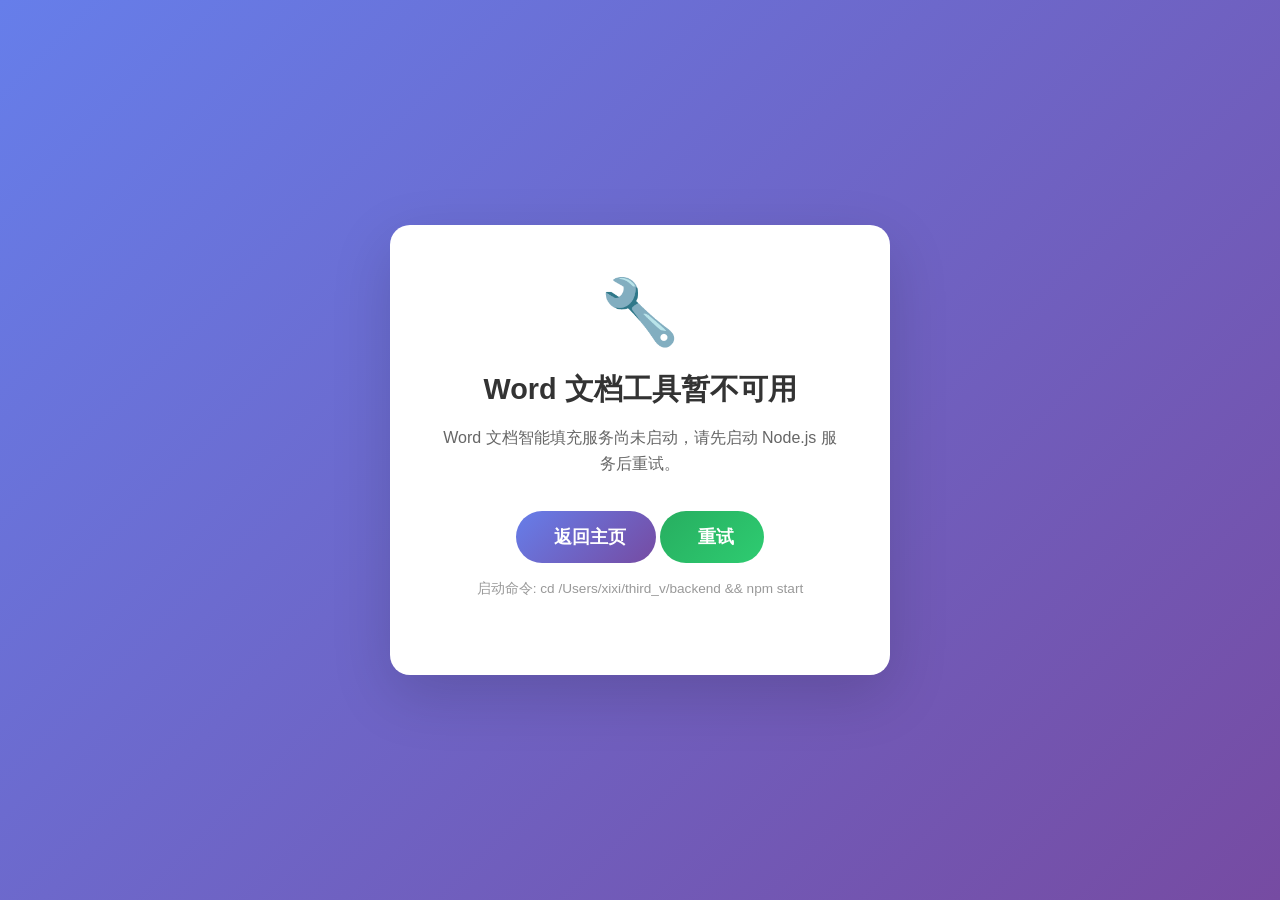
<file: templates/word_service_down.html>
<!DOCTYPE html>
<html lang="zh-CN">
<head>
    <meta charset="UTF-8">
    <meta name="viewport" content="width=device-width, initial-scale=1.0">
    <title>Word工具暂不可用</title>
    <style>
        * { margin: 0; padding: 0; box-sizing: border-box; }
        body {
            font-family: 'Noto Sans SC', -apple-system, sans-serif;
            background: linear-gradient(135deg, #667eea 0%, #764ba2 100%);
            min-height: 100vh;
            display: flex;
            justify-content: center;
            align-items: center;
            padding: 20px;
        }
        .card {
            background: white;
            border-radius: 20px;
            padding: 50px;
            max-width: 500px;
            text-align: center;
            box-shadow: 0 20px 60px rgba(0,0,0,0.15);
        }
        .icon { font-size: 4rem; margin-bottom: 20px; }
        h2 { font-size: 1.8rem; color: #333; margin-bottom: 15px; }
        p { color: #666; line-height: 1.6; margin-bottom: 25px; }
        .btn {
            display: inline-flex; align-items: center; gap: 8px;
            padding: 14px 30px; border-radius: 50px; font-size: 1.1rem;
            font-weight: 600; text-decoration: none; border: none; cursor: pointer;
            background: linear-gradient(135deg, #667eea 0%, #764ba2 100%);
            color: white; transition: all 0.3s ease;
        }
        .btn:hover { transform: translateY(-2px); box-shadow: 0 10px 20px rgba(0,0,0,0.2); }
        .hint { font-size: 0.85rem; color: #999; margin-top: 15px; }
    </style>
</head>
<body>
    <div class="card">
        <div class="icon">🔧</div>
        <h2>Word 文档工具暂不可用</h2>
        <p>Word 文档智能填充服务尚未启动，请先启动 Node.js 服务后重试。</p>
        <a href="/" class="btn">
            <i class="fas fa-home"></i> 返回主页
        </a>
        <button onclick="location.reload()" class="btn" style="background: linear-gradient(135deg, #27ae60 0%, #2ecc71 100%); margin-top: 10px;">
            <i class="fas fa-sync"></i> 重试
        </button>
        <p class="hint">启动命令: cd /Users/xixi/third_v/backend && npm start</p>
    </div>
</body>
</html>
</file>
<file: static/css/style.css>
/* 基础样式重置 */
* {
    margin: 0;
    padding: 0;
    box-sizing: border-box;
}

body {
    font-family: 'Noto Sans SC', sans-serif;
    background: linear-gradient(135deg, #f0f4f8 0%, #d9e2ec 100%);
    min-height: 100vh;
    color: #333;
    line-height: 1.6;
}

.container {
    max-width: 1400px;
    margin: 0 auto;
    padding: 20px;
}

/* 应用包装器 */
.app-wrapper {
    background: white;
    border-radius: 20px;
    box-shadow: 0 20px 60px rgba(0, 0, 0, 0.1);
    overflow: hidden;
    min-height: 90vh;
}

/* 头部样式 */
.app-header {
    background: linear-gradient(135deg, #1a365d 0%, #2b6cb0 50%, #3182ce 100%);
    color: white;
    padding: 30px 40px;
    position: relative;
    overflow: hidden;
}

.app-header::before {
    content: '';
    position: absolute;
    top: -50%;
    right: -50%;
    width: 200%;
    height: 200%;
    background: radial-gradient(circle, rgba(255,255,255,0.1) 1px, transparent 1px);
    background-size: 50px 50px;
    opacity: 0.1;
}

.header-content {
    display: flex;
    justify-content: space-between;
    align-items: center;
    position: relative;
    z-index: 1;
}

.logo-section {
    display: flex;
    align-items: center;
    gap: 20px;
}

.logo-icon {
    font-size: 3rem;
    background: rgba(255, 255, 255, 0.1);
    width: 80px;
    height: 80px;
    border-radius: 50%;
    display: flex;
    align-items: center;
    justify-content: center;
    backdrop-filter: blur(10px);
    border: 2px solid rgba(255, 255, 255, 0.2);
}

.logo-text h1 {
    font-size: 2.2rem;
    font-weight: 700;
    margin-bottom: 5px;
    text-shadow: 2px 2px 4px rgba(0, 0, 0, 0.2);
}

.subtitle {
    font-size: 1.1rem;
    opacity: 0.9;
    font-weight: 300;
}

.header-tagline .tagline {
    font-size: 1.0rem;
    font-style: normal
    background: rgba(255, 255, 255, 0.15);
    padding: 10px 20px;
    border-radius: 30px;
    backdrop-filter: blur(10px);
    border: 1px solid rgba(255, 255, 255, 0.2);
}

/* 主内容区域 */
.main-content {
    display: grid;
    grid-template-columns: 1fr 350px;
    gap: 30px;
    padding: 30px;
    min-height: 600px;
}

/* 聊天容器 */
.chat-container {
    display: flex;
    flex-direction: column;
    background: #f8f9fa;
    border-radius: 15px;
    overflow: hidden;
    box-shadow: 0 5px 20px rgba(0, 0, 0, 0.05);
}

/* 聊天历史 */
.chat-history {
    flex: 1;
    padding: 25px;
    overflow-y: auto;
    max-height: 500px;
    background: white;
}

.welcome-message {
    display: flex;
    gap: 15px;
    margin-bottom: 30px;
    animation: fadeIn 0.5s ease-out;
}

.message-avatar {
    width: 50px;
    height: 50px;
    background: linear-gradient(135deg, #00d4ff 0%, #3182ce 100%);
    border-radius: 50%;
    display: flex;
    align-items: center;
    justify-content: center;
    color: white;
    font-size: 1.5rem;
    flex-shrink: 0;
}

.message-content {
    flex: 1;
    background: #f1f8ff;
    padding: 20px;
    border-radius: 15px;
    border-top-left-radius: 0;
    position: relative;
}

.message-content::before {
    content: '';
    position: absolute;
    top: 0;
    left: -10px;
    border-width: 10px 10px 0 0;
    border-style: solid;
    border-color: #f1f8ff transparent transparent transparent;
}

.message-header {
    display: flex;
    justify-content: space-between;
    align-items: center;
    margin-bottom: 10px;
}

.sender-name {
    font-weight: 700;
    color: #2c3e50;
    font-size: 1.1rem;
}

.message-time {
    font-size: 0.9rem;
    color: #7f8c8d;
}

.message-text {
    color: #2c3e50;
    line-height: 1.7;
}

.message-text ul {
    margin: 10px 0;
    padding-left: 20px;
}

.message-text li {
    margin: 5px 0;
}

/* 输入区域 */
.input-area {
    background: white;
    padding: 25px;
    border-top: 1px solid #eaeaea;
}

.input-wrapper {
    position: relative;
}

.input-container {
    position: relative;
    margin-bottom: 10px;
}

textarea {
    width: 100%;
    padding: 18px 120px 18px 20px;
    border: 2px solid #e0e6ed;
    border-radius: 12px;
    font-family: 'Noto Sans SC', sans-serif;
    font-size: 1rem;
    resize: none;
    transition: all 0.3s ease;
    background: #f8fafc;
}

textarea:focus {
    outline: none;
    border-color: #3498db;
    box-shadow: 0 0 0 3px rgba(52, 152, 219, 0.1);
    background: white;
}

textarea.recording {
    border-color: #e74c3c;
    box-shadow: 0 0 0 3px rgba(231, 76, 60, 0.1);
    background: #fff5f5;
}

.input-actions {
    position: absolute;
    right: 10px;
    bottom: 10px;
    display: flex;
    gap: 10px;
}

.btn-send {
    background: linear-gradient(135deg, #3498db 0%, #2980b9 100%);
    color: white;
    border: none;
    padding: 12px 25px;
    border-radius: 10px;
    cursor: pointer;
    font-weight: 600;
    display: flex;
    align-items: center;
    gap: 8px;
    transition: all 0.3s ease;
    font-size: 1rem;
}

.btn-send:hover {
    transform: translateY(-2px);
    box-shadow: 0 5px 15px rgba(52, 152, 219, 0.3);
}

.btn-send:active {
    transform: translateY(0);
}

.btn-voice {
    background: #f1f8ff;
    color: #3498db;
    border: 2px solid #e0e6ed;
    width: 50px;
    height: 50px;
    border-radius: 50%;
    cursor: pointer;
    display: flex;
    align-items: center;
    justify-content: center;
    font-size: 1.2rem;
    transition: all 0.3s ease;
}

.btn-voice:hover {
    background: #3498db;
    color: white;
    border-color: #3498db;
}

.btn-voice.active {
    background: #e74c3c;
    color: white;
    border-color: #e74c3c;
    animation: pulse-red 1.5s infinite;
}

@keyframes pulse-red {
    0%, 100% {
        box-shadow: 0 0 0 0 rgba(231, 76, 60, 0.7);
    }
    50% {
        box-shadow: 0 0 0 10px rgba(231, 76, 60, 0);
    }
}

.input-hint {
    display: flex;
    align-items: center;
    gap: 8px;
    color: #7f8c8d;
    font-size: 0.9rem;
    padding-left: 5px;
}

.input-hint i {
    color: #f39c12;
}

/* 侧边栏 */
.sidebar {
    display: flex;
    flex-direction: column;
    gap: 20px;
}

.sidebar-card {
    background: white;
    border-radius: 15px;
    padding: 25px;
    box-shadow: 0 5px 20px rgba(0, 0, 0, 0.05);
    border: 1px solid #eaeaea;
}

.sidebar-card h3 {
    color: #2c3e50;
    margin-bottom: 20px;
    font-size: 1.2rem;
    display: flex;
    align-items: center;
    gap: 10px;
}

.sidebar-card h3 i {
    color: #3498db;
}

.style-list, .knowledge-list {
    list-style: none;
}

.style-list li, .knowledge-list li {
    padding: 10px 0;
    border-bottom: 1px solid #f0f0f0;
    display: flex;
    align-items: center;
    gap: 10px;
}

.style-list li:last-child, .knowledge-list li:last-child {
    border-bottom: none;
}

.style-list li i {
    color: #2ecc71;
    font-size: 0.9rem;
}

.knowledge-list li {
    color: #34495e;
    font-weight: 500;
}

.knowledge-list li::before {
    content: '•';
    color: #3498db;
    font-weight: bold;
    font-size: 1.2rem;
    margin-right: 10px;
}

/* 音频控制 */
.audio-controls {
    display: flex;
    flex-direction: column;
    gap: 15px;
}

.audio-toggle {
    display: flex;
    align-items: center;
    gap: 15px;
}

.switch {
    position: relative;
    display: inline-block;
    width: 60px;
    height: 34px;
}

.switch input {
    opacity: 0;
    width: 0;
    height: 0;
}

.slider {
    position: absolute;
    cursor: pointer;
    top: 0;
    left: 0;
    right: 0;
    bottom: 0;
    background-color: #ccc;
    transition: .4s;
    border-radius: 34px;
}

.slider:before {
    position: absolute;
    content: "";
    height: 26px;
    width: 26px;
    left: 4px;
    bottom: 4px;
    background-color: white;
    transition: .4s;
    border-radius: 50%;
}

input:checked + .slider {
    background-color: #3498db;
}

input:checked + .slider:before {
    transform: translateX(26px);
}

.audio-player {
    margin-top: 10px;
}

.audio-player audio {
    width: 100%;
    border-radius: 8px;
}

/* 加载状态 */
.loading-overlay {
    position: fixed;
    top: 0;
    left: 0;
    right: 0;
    bottom: 0;
    background: rgba(0, 0, 0, 0.3);
    display: none;
    align-items: center;
    justify-content: center;
    z-index: 1000;
}

.loading-content {
    text-align: center;
    animation: fadeIn 0.3s ease-out;
    background: rgba(255, 255, 255, 0.98);
    padding: 80px 100px;
    border-radius: 20px;
    box-shadow: 0 10px 40px rgba(0, 0, 0, 0.2);
    border: 1px solid rgba(52, 152, 219, 0.2);
    width: 80%;
    max-width: 700px;
    backdrop-filter: blur(10px);
}

.loading-spinner {
    font-size: 5rem;
    color: #3498db;
    margin-bottom: 30px;
    animation: pulse 2s infinite;
}

.loading-content p {
    font-size: 1.5rem;
    color: #2c3e50;
    margin-bottom: 15px;
    font-weight: 600;
}

.loading-subtext {
    font-size: 1rem;
    color: #7f8c8d;
    font-style: italic;
}

/* 动画 */
@keyframes fadeIn {
    from {
        opacity: 0;
        transform: translateY(10px);
    }
    to {
        opacity: 1;
        transform: translateY(0);
    }
}

@keyframes pulse {
    0%, 100% {
        transform: scale(1);
        opacity: 1;
    }
    50% {
        transform: scale(1.1);
        opacity: 0.8;
    }
}

/* 响应式设计 */
/* 平板设备 (768px - 1024px) */
@media (max-width: 1024px) {
    .main-content {
        grid-template-columns: 1fr;
        gap: 20px;
    }
    
    .sidebar {
        order: -1;
        display: grid;
        grid-template-columns: repeat(2, 1fr);
        gap: 15px;
    }
    
    .sidebar-card {
        margin-bottom: 0;
    }
}

/* 大屏手机 (480px - 768px) */
@media (max-width: 768px) {
    .container {
        padding: 8px;
    }
    
    .app-wrapper {
        border-radius: 16px;
        min-height: 95vh;
    }
    
    .app-header {
        padding: 16px 20px;
    }
    
    .header-content {
        flex-direction: column;
        gap: 16px;
        text-align: center;
    }
    
    .logo-section {
        flex-direction: column;
        text-align: center;
        gap: 12px;
    }
    
    .logo-icon {
        width: 60px;
        height: 60px;
        font-size: 2rem;
    }
    
    .logo-text h1 {
        font-size: 1.6rem;
        line-height: 1.3;
    }
    
    .subtitle {
        font-size: 0.95rem;
    }
    
    .header-tagline .tagline {
        font-size: 0.9rem;
        padding: 8px 16px;
        display: inline-block;
        max-width: 100%;
        white-space: normal;
        line-height: 1.4;
    }
    
    .main-content {
        padding: 16px;
        gap: 16px;
    }
    
    .chat-history {
        padding: 12px;
        max-height: 50vh;
        min-height: 200px;
    }
    
    .input-area {
        padding: 12px;
    }
    
    .input-container {
        margin-bottom: 8px;
    }
    
    textarea {
        padding: 12px 90px 12px 12px;
        font-size: 0.95rem;
        min-height: 60px;
        max-height: 120px;
    }
    
    .input-actions {
        right: 8px;
        bottom: 8px;
        gap: 8px;
    }
    
    .btn-send {
        padding: 10px 16px;
        font-size: 0.9rem;
        min-width: 60px;
    }
    
    .btn-voice {
        width: 44px;
        height: 44px;
        font-size: 1rem;
    }
    
    .input-hint {
        font-size: 0.8rem;
    }
    
    .sidebar {
        grid-template-columns: 1fr;
        gap: 12px;
    }
    
    .sidebar-card {
        padding: 16px;
    }
    
    .sidebar-card h3 {
        font-size: 1.1rem;
        margin-bottom: 12px;
    }
    
    .style-list li, .knowledge-list li {
        padding: 8px 0;
        font-size: 0.9rem;
    }
    
    .message-avatar {
        width: 36px;
        height: 36px;
        font-size: 1rem;
    }
    
    .message-content {
        padding: 12px;
        font-size: 0.9rem;
    }
    
    .sender-name {
        font-size: 1rem;
    }
    
    .message-time {
        font-size: 0.8rem;
    }
    
    .loading-spinner {
        font-size: 3rem;
    }
    
    .loading-content p {
        font-size: 1.1rem;
    }
    
    .loading-subtext {
        font-size: 0.9rem;
    }
}

/* 小屏手机 (< 480px) */
@media (max-width: 480px) {
    .container {
        padding: 6px;
    }
    
    .app-wrapper {
        border-radius: 12px;
    }
    
    .app-header {
        padding: 12px 16px;
    }
    
    .logo-icon {
        width: 50px;
        height: 50px;
        font-size: 1.8rem;
    }
    
    .logo-text h1 {
        font-size: 1.4rem;
    }
    
    .subtitle {
        font-size: 0.9rem;
    }
    
    .header-tagline .tagline {
        font-size: 0.85rem;
        padding: 6px 12px;
    }
    
    .main-content {
        padding: 12px;
        gap: 12px;
    }
    
    .chat-history {
        padding: 10px;
        max-height: 45vh;
    }
    
    .input-area {
        padding: 10px;
    }
    
    textarea {
        padding: 10px 80px 10px 10px;
        font-size: 0.9rem;
        min-height: 55px;
    }
    
    .btn-send {
        padding: 8px 12px;
        min-width: 50px;
    }
    
    .btn-send span {
        display: none;
    }
    
    .btn-send i {
        font-size: 1rem;
    }
    
    .btn-voice {
        width: 40px;
        height: 40px;
    }
    
    .sidebar-card {
        padding: 14px;
    }
    
    .sidebar-card h3 {
        font-size: 1rem;
    }
    
    .message-avatar {
        width: 32px;
        height: 32px;
        font-size: 0.9rem;
    }
    
    .message-content {
        padding: 10px;
        font-size: 0.85rem;
    }
    
    .sender-name {
        font-size: 0.95rem;
    }
    
    /* 优化移动端触摸体验 */
    .btn-send, .btn-voice {
        -webkit-tap-highlight-color: transparent;
        touch-action: manipulation;
    }
    
    textarea {
        -webkit-appearance: none;
        -moz-appearance: none;
        appearance: none;
    }
    
    /* 防止iOS缩放 */
    input, textarea, select {
        font-size: 16px !important;
    }
    
    /* 优化滚动 */
    .chat-history {
        -webkit-overflow-scrolling: touch;
        overscroll-behavior: contain;
    }
}

/* 移动设备特定样式 */
body.mobile-device {
    -webkit-text-size-adjust: 100%;
    -ms-text-size-adjust: 100%;
    text-size-adjust: 100%;
}

body.touch-device .btn-send,
body.touch-device .btn-voice {
    cursor: pointer;
    -webkit-tap-highlight-color: rgba(0, 0, 0, 0.1);
}

body.touch-device .chat-history {
    scroll-behavior: smooth;
}

/* 防止移动端长按菜单 */
textarea, input, button {
    -webkit-touch-callout: none;
    -webkit-user-select: none;
    user-select: none;
}

textarea, input {
    -webkit-user-select: text;
    user-select: text;
}

/* 优化移动端滚动 */
.chat-history {
    scrollbar-width: thin;
}

/* 超小屏手机 (< 360px) */
@media (max-width: 360px) {
    .logo-text h1 {
        font-size: 1.2rem;
    }
    
    .subtitle {
        font-size: 0.85rem;
    }
    
    .logo-icon {
        width: 45px;
        height: 45px;
        font-size: 1.6rem;
    }
    
    textarea {
        padding: 8px 70px 8px 8px;
        font-size: 0.85rem;
    }
    
    .btn-send {
        padding: 6px 10px;
        min-width: 45px;
    }
    
    .btn-voice {
        width: 36px;
        height: 36px;
    }
    
    .message-avatar {
        width: 28px;
        height: 28px;
    }
    
    .sidebar-card {
        padding: 12px;
    }
}

/* 横屏模式优化 */
@media (max-height: 500px) and (orientation: landscape) {
    .app-header {
        padding: 10px 16px;
    }
    
    .logo-section {
        flex-direction: row;
        gap: 10px;
    }
    
    .logo-icon {
        width: 40px;
        height: 40px;
        font-size: 1.4rem;
    }
    
    .logo-text h1 {
        font-size: 1.2rem;
    }
    
    .subtitle {
        font-size: 0.8rem;
    }
    
    .chat-history {
        max-height: 30vh;
    }
    
    .main-content {
        grid-template-columns: 2fr 1fr;
        gap: 12px;
    }
    
    .sidebar {
        order: 0;
    }
}

/* 深色模式支持 */
@media (prefers-color-scheme: dark) {
    body {
        background: linear-gradient(135deg, #1a1a2e 0%, #16213e 100%);
    }
    
    .app-wrapper {
        background: #2d3748;
        color: #e2e8f0;
    }
    
    .chat-history {
        background: #2d3748;
    }
    
    .message-content {
        background: #4a5568;
        color: #e2e8f0;
    }
    
    .user-message .message-content {
        background: #2c5282;
    }
    
    textarea {
        background: #4a5568;
        color: #e2e8f0;
        border-color: #718096;
    }
    
    .sidebar-card {
        background: #4a5568;
        border-color: #718096;
    }
}

/* 滚动条样式 */
::-webkit-scrollbar {
    width: 8px;
}

::-webkit-scrollbar-track {
    background: #f1f1f1;
    border-radius: 4px;
}

::-webkit-scrollbar-thumb {
    background: #c1c1c1;
    border-radius: 4px;
}

::-webkit-scrollbar-thumb:hover {
    background: #a8a8a8;
}

/* 消息操作区域 */
.message-actions {
    margin-top: 12px;
    padding-top: 12px;
    border-top: 1px solid rgba(0,0,0,0.05);
}

.btn-audio-play {
    display: inline-flex;
    align-items: center;
    gap: 6px;
    background: linear-gradient(135deg, #2ecc71 0%, #27ae60 100%);
    color: white;
    border: none;
    padding: 8px 16px;
    border-radius: 20px;
    cursor: pointer;
    font-size: 0.9rem;
    font-weight: 500;
    transition: all 0.3s ease;
}

.btn-audio-play:hover:not(.disabled) {
    transform: translateY(-2px);
    box-shadow: 0 4px 12px rgba(46, 204, 113, 0.3);
}

.btn-audio-play:active:not(.disabled) {
    transform: translateY(0);
}

.btn-audio-play.disabled {
    background: linear-gradient(135deg, #95a5a6 0%, #7f8c8d 100%);
    cursor: not-allowed;
    opacity: 0.7;
}
</file>
<file: static/css/home.css>
/* 主页样式 - 个人展示风格（浅色系）*/
* { margin: 0; padding: 0; box-sizing: border-box; }

body {
    font-family: 'Noto Sans SC', sans-serif;
    background: linear-gradient(135deg, #f0f4f8 0%, #e8f0f8 30%, #f5f0fa 60%, #e8f4f8 100%);
    min-height: 100vh;
    display: flex;
    justify-content: center;
    align-items: flex-start;
    padding: 40px 20px;
    color: #2d3748;
}

.container { max-width: 1000px; width: 100%; margin: 0 auto; }

/* ===== Header ===== */
.header {
    text-align: center;
    margin-bottom: 36px;
    color: #2d3748;
}

.header h1 {
    font-size: 3.2rem;
    font-weight: 700;
    margin-bottom: 8px;
    background: linear-gradient(90deg, #00f5d4, #00d4ff, #7b68ee, #f472b6);
    -webkit-background-clip: text;
    -webkit-text-fill-color: transparent;
    background-clip: text;
    background-size: 300% 100%;
    animation: gradientMove 8s ease infinite;
}

.header .subtitle {
    font-size: 1.3rem;
    opacity: 0.85;
    margin-bottom: 16px;
    font-weight: 300;
}

.contact-info {
    display: flex;
    justify-content: center;
    gap: 24px;
    flex-wrap: wrap;
}

.contact-link {
    display: inline-flex;
    align-items: center;
    gap: 6px;
    color: rgba(45, 55, 72, 0.75);
    text-decoration: none;
    padding: 8px 16px;
    background: white;
    border-radius: 20px;
    transition: all 0.3s ease;
    border: 1px solid rgba(0, 0, 0, 0.08);
}

.contact-link:hover {
    background: #f8fafc;
    color: #2d3748;
    border-color: rgba(0, 212, 255, 0.3);
    transform: translateY(-2px);
}

.contact-link.external i:last-child {
    font-size: 0.7rem;
    opacity: 0.7;
}

/* ===== Section Title ===== */
.section-title {
    color: #2d3748;
    font-size: 1.3rem;
    font-weight: 600;
    margin-bottom: 16px;
    display: flex;
    align-items: center;
    gap: 10px;
}

.section-title::before {
    content: '';
    width: 4px;
    height: 20px;
    background: linear-gradient(180deg, #00d4ff 0%, #00a8cc 100%);
    border-radius: 2px;
}

/* ===== Category Cards ===== */
.category-cards {
    display: grid;
    grid-template-columns: repeat(3, 1fr);
    gap: 16px;
    margin-bottom: 36px;
}

/* ===== Card Base ===== */
.card {
    display: flex;
    flex-direction: column;
    align-items: center;
    text-align: center;
    background: white;
    border: 1px solid rgba(0, 0, 0, 0.08);
    border-radius: 18px;
    padding: 28px 20px 22px;
    transition: all 0.35s cubic-bezier(0.4, 0, 0.2, 1);
    cursor: pointer;
    position: relative;
    overflow: hidden;
    box-shadow: 0 4px 12px rgba(0, 0, 0, 0.05);
}

.card:hover {
    transform: translateY(-6px);
    background: white;
    border-color: rgba(0, 212, 255, 0.2);
    box-shadow: 0 16px 40px rgba(0, 0, 0, 0.1);
}

.card::after {
    content: '';
    position: absolute;
    top: 0;
    left: 0;
    right: 0;
    height: 4px;
    border-radius: 18px 18px 0 0;
}

.card-icon {
    width: 56px;
    height: 56px;
    border-radius: 16px;
    display: flex;
    align-items: center;
    justify-content: center;
    font-size: 1.5rem;
    color: white;
    margin-bottom: 14px;
}

.card-body h3 {
    font-size: 1.1rem;
    font-weight: 600;
    color: #2d3748;
    margin-bottom: 6px;
}

.card-body p {
    color: rgba(45, 55, 72, 0.6);
    line-height: 1.5;
    font-size: 0.82rem;
    margin-bottom: 0;
}

.card-right {
    margin-top: 14px;
    width: 100%;
    display: flex;
    flex-direction: column;
    align-items: center;
}

.btn {
    display: inline-flex;
    align-items: center;
    justify-content: center;
    gap: 6px;
    padding: 9px 20px;
    border-radius: 10px;
    font-size: 0.85rem;
    font-weight: 600;
    text-decoration: none;
    border: none;
    cursor: pointer;
    width: 100%;
    transition: all 0.3s ease;
    color: white;
}

.btn:hover { transform: translateY(-2px); box-shadow: 0 6px 20px rgba(0, 0, 0, 0.15); }

/* ===== Card Variants ===== */
.card-cyborg .card-icon { background: linear-gradient(135deg, #00f5d4 0%, #00d4ff 100%); }
.card-cyborg::after { background: linear-gradient(180deg, #00f5d4 0%, #00d4ff 100%); }
.btn-cyborg { background: linear-gradient(135deg, #00f5d4 0%, #00d4ff 100%); }

.card-tool .card-icon { background: linear-gradient(135deg, #34d399 0%, #10b981 100%); }
.card-tool::after { background: linear-gradient(180deg, #34d399 0%, #10b981 100%); }
.btn-tool { background: linear-gradient(135deg, #34d399 0%, #10b981 100%); }

.card-qa .card-icon { background: linear-gradient(135deg, #fb923c 0%, #f97316 100%); }
.card-qa::after { background: linear-gradient(180deg, #fb923c 0%, #f97316 100%); }
.btn-qa { background: linear-gradient(135deg, #fb923c 0%, #f97316 100%); }

.card-resume .card-icon { background: linear-gradient(135deg, #7b68ee 0%, #6366f1 100%); }
.card-resume::after { background: linear-gradient(180deg, #7b68ee 0%, #6366f1 100%); }
.btn-resume { background: linear-gradient(135deg, #7b68ee 0%, #6366f1 100%); }

.card-portfolio .card-icon { background: linear-gradient(135deg, #f472b6 0%, #ec4899 100%); }
.card-portfolio::after { background: linear-gradient(180deg, #f472b6 0%, #ec4899 100%); }
.btn-portfolio { background: linear-gradient(135deg, #f472b6 0%, #ec4899 100%); }

.card-projects .card-icon { background: linear-gradient(135deg, #a78bfa 0%, #8b5cf6 100%); }
.card-projects::after { background: linear-gradient(180deg, #a78bfa 0%, #8b5cf6 100%); }
.btn-projects { background: linear-gradient(135deg, #a78bfa 0%, #8b5cf6 100%); }

/* ===== Skills Section ===== */
.skills-container {
    display: grid;
    grid-template-columns: repeat(3, 1fr);
    gap: 16px;
    margin-bottom: 40px;
}

.skill-group {
    background: rgba(255, 255, 255, 0.04);
    backdrop-filter: blur(12px);
    -webkit-backdrop-filter: blur(12px);
    border: 1px solid rgba(255, 255, 255, 0.08);
    border-radius: 16px;
    padding: 20px 16px;
}

.skill-group h4 {
    color: #2d3748;
    font-size: 1rem;
    font-weight: 600;
    margin-bottom: 12px;
    display: flex;
    align-items: center;
    gap: 8px;
}

.skill-group h4 i {
    color: #00d4ff;
    font-size: 0.9rem;
}

.skill-tags {
    display: flex;
    flex-wrap: wrap;
    gap: 6px;
}

.skill-tag {
    background: rgba(0, 0, 0, 0.05);
    padding: 4px 10px;
    border-radius: 10px;
    font-size: 0.75rem;
    color: rgba(45, 55, 72, 0.7);
    transition: all 0.2s ease;
}

.skill-tag:hover {
    background: rgba(0, 212, 255, 0.15);
    color: #00d4ff;
}

/* ===== Footer ===== */
.footer {
    text-align: center;
    margin-top: 20px;
    color: rgba(45, 55, 72, 0.5);
    font-size: 0.85rem;
    padding-bottom: 20px;
}

/* ===== Animations ===== */
@keyframes gradientMove {
    0%, 100% { background-position: 0% 50%; }
    50% { background-position: 100% 50%; }
}

/* ===== Responsive ===== */
@media (max-width: 820px) {
    .category-cards { grid-template-columns: repeat(2, 1fr); }
    .skills-container { grid-template-columns: repeat(2, 1fr); }
}

@media (max-width: 640px) {
    body { padding: 20px 14px; }
    .header h1 { font-size: 2rem; }
    .header .subtitle { font-size: 1rem; }
    .contact-info { gap: 12px; }
    .contact-link { padding: 6px 12px; font-size: 0.85rem; }
    .section-title { font-size: 1.1rem; }
    .category-cards { grid-template-columns: 1fr; gap: 14px; }
    .skills-container { grid-template-columns: 1fr; }
    .card { padding: 22px 18px 18px; }
    .card-icon { width: 48px; height: 48px; font-size: 1.3rem; }
    .card-body h3 { font-size: 1rem; }
    .card-body p { font-size: 0.8rem; }
}

@media (max-width: 400px) {
    body { padding: 12px 10px; }
    .header h1 { font-size: 1.6rem; }
    .contact-link { padding: 5px 10px; font-size: 0.8rem; }
    .skill-tag { font-size: 0.7rem; padding: 3px 8px; }
}
</file>
<file: static/css/portfolio.css>
/* 作品集页面样式（浅色系）*/
body {
    padding: 30px 20px;
    color: #2d3748;
}

/* Back Button */
.back-btn {
    position: fixed;
    top: 20px;
    left: 20px;
    display: inline-flex;
    align-items: center;
    gap: 8px;
    padding: 10px 20px;
    background: white;
    border: 1px solid rgba(0, 0, 0, 0.1);
    border-radius: 30px;
    color: #2d3748;
    font-size: 0.9rem;
    font-weight: 500;
    cursor: pointer;
    transition: all 0.3s ease;
    z-index: 100;
    box-shadow: 0 2px 8px rgba(0, 0, 0, 0.08);
}

.back-btn:hover {
    background: #f8fafc;
    transform: translateX(-4px);
}

/* Portfolio Header */
.header {
    text-align: center;
    margin-bottom: 40px;
}

.header h1 {
    font-size: 2.6rem;
    font-weight: 700;
    color: #2d3748;
    margin-bottom: 8px;
    background: linear-gradient(90deg, #00d4ff, #7b68ee, #f472b6);
    -webkit-background-clip: text;
    -webkit-text-fill-color: transparent;
    background-clip: text;
    background-size: 300% 100%;
    animation: gradientMove 8s ease infinite;
}

.header .subtitle {
    font-size: 1.1rem;
    color: rgba(45, 55, 72, 0.65);
}

/* Works Grid */
.works-grid {
    display: grid;
    grid-template-columns: repeat(2, 1fr);
    gap: 20px;
    margin-bottom: 40px;
}

/* Work Card */
.work-card {
    background: white;
    border: 1px solid rgba(0, 0, 0, 0.08);
    border-radius: 20px;
    padding: 24px;
    transition: all 0.35s cubic-bezier(0.4, 0, 0.2, 1);
    position: relative;
    overflow: hidden;
    box-shadow: 0 4px 12px rgba(0, 0, 0, 0.05);
}

.work-card::before {
    content: '';
    position: absolute;
    top: 0;
    left: 0;
    right: 0;
    height: 3px;
    background: linear-gradient(90deg, #00d4ff, #f472b6);
}

.work-card:hover {
    transform: translateY(-4px);
    background: white;
    border-color: rgba(0, 212, 255, 0.2);
    box-shadow: 0 20px 50px rgba(0, 0, 0, 0.12);
}

.work-icon {
    width: 60px;
    height: 60px;
    border-radius: 16px;
    background: linear-gradient(135deg, #00d4ff 0%, #00a8cc 100%);
    display: flex;
    align-items: center;
    justify-content: center;
    font-size: 1.5rem;
    color: white;
    margin-bottom: 16px;
}

.work-content {
    display: flex;
    flex-direction: column;
    gap: 12px;
}

.work-header {
    display: flex;
    align-items: center;
    justify-content: space-between;
    gap: 12px;
}

.work-header h3 {
    font-size: 1.15rem;
    font-weight: 600;
    color: #2d3748;
}

.work-status {
    font-size: 0.7rem;
    padding: 4px 10px;
    border-radius: 12px;
    background: rgba(0, 212, 255, 0.1);
    color: #00d4ff;
    border: 1px solid rgba(0, 212, 255, 0.2);
    white-space: nowrap;
}

.work-status.completed {
    background: rgba(52, 211, 153, 0.1);
    color: #34d399;
    border-color: rgba(52, 211, 153, 0.2);
}

.work-description {
    color: rgba(45, 55, 72, 0.7);
    font-size: 0.9rem;
    line-height: 1.6;
}

.tech-stack {
    display: flex;
    flex-wrap: wrap;
    gap: 6px;
}

.tech-tag {
    font-size: 0.7rem;
    padding: 3px 10px;
    border-radius: 10px;
    background: rgba(0, 0, 0, 0.04);
    color: rgba(45, 55, 72, 0.65);
}

.work-features {
    display: flex;
    flex-direction: column;
    gap: 6px;
    margin-top: 4px;
}

.feature-item {
    display: flex;
    align-items: center;
    gap: 8px;
    color: rgba(45, 55, 72, 0.6);
    font-size: 0.85rem;
}

.feature-item i {
    color: #34d399;
    font-size: 0.7rem;
}

.work-link {
    display: inline-flex;
    align-items: center;
    gap: 6px;
    color: #00d4ff;
    text-decoration: none;
    font-size: 0.9rem;
    font-weight: 500;
    margin-top: 8px;
    transition: all 0.3s ease;
    width: fit-content;
}

.work-link:hover {
    color: #00a8cc;
    transform: translateX(4px);
}

/* Animations */
@keyframes gradientMove {
    0%, 100% { background-position: 0% 50%; }
    50% { background-position: 100% 50%; }
}

/* Responsive */
@media (max-width: 820px) {
    .works-grid {
        grid-template-columns: 1fr;
    }
}

@media (max-width: 640px) {
    body { padding: 20px 14px; }
    .back-btn { padding: 8px 16px; font-size: 0.85rem; }
    .header h1 { font-size: 1.8rem; }
    .header .subtitle { font-size: 0.95rem; }
    .work-card { padding: 20px 16px; }
    .work-icon { width: 52px; height: 52px; font-size: 1.3rem; }
    .work-header h3 { font-size: 1rem; }
    .work-description { font-size: 0.85rem; }
    .tech-tag { font-size: 0.65rem; }
    .feature-item { font-size: 0.8rem; }
}
</file>
<file: static/css/resume.css>
/* 简历页面样式（浅色系）*/
body {
    padding: 30px 20px;
    color: #2d3748;
}

/* Back Button */
.back-btn {
    position: fixed;
    top: 20px;
    left: 20px;
    display: inline-flex;
    align-items: center;
    gap: 8px;
    padding: 10px 20px;
    background: white;
    border: 1px solid rgba(0, 0, 0, 0.1);
    border-radius: 30px;
    color: #2d3748;
    font-size: 0.9rem;
    font-weight: 500;
    cursor: pointer;
    transition: all 0.3s ease;
    z-index: 100;
    box-shadow: 0 2px 8px rgba(0, 0, 0, 0.08);
}

.back-btn:hover {
    background: #f8fafc;
    transform: translateX(-4px);
}

/* Resume Header */
.resume-header {
    background: white;
    border: 1px solid rgba(0, 0, 0, 0.08);
    border-radius: 20px;
    padding: 32px 28px;
    margin-bottom: 32px;
    text-align: center;
    box-shadow: 0 4px 12px rgba(0, 0, 0, 0.05);
}

.avatar-section {
    display: flex;
    flex-direction: column;
    align-items: center;
    gap: 16px;
    margin-bottom: 24px;
}

.avatar-icon {
    width: 80px;
    height: 80px;
    border-radius: 50%;
    background: linear-gradient(135deg, #00f5d4 0%, #00d4ff 100%);
    display: flex;
    align-items: center;
    justify-content: center;
    font-size: 2.5rem;
    color: white;
}

.avatar-info h1 {
    font-size: 2.2rem;
    font-weight: 700;
    color: #2d3748;
    margin-bottom: 6px;
}

.job-title {
    font-size: 1.1rem;
    color: rgba(45, 55, 72, 0.7);
    font-weight: 300;
}

.contact-grid {
    display: flex;
    justify-content: center;
    gap: 16px;
    flex-wrap: wrap;
}

.contact-item {
    display: inline-flex;
    align-items: center;
    gap: 6px;
    color: rgba(45, 55, 72, 0.75);
    text-decoration: none;
    padding: 8px 16px;
    background: rgba(0, 0, 0, 0.04);
    border-radius: 20px;
    transition: all 0.3s ease;
    font-size: 0.9rem;
}

.contact-item:hover {
    background: rgba(0, 0, 0, 0.08);
    color: #2d3748;
}

/* Resume Section */
.resume-section {
    margin-bottom: 40px;
}

.resume-section .section-title {
    font-size: 1.4rem;
    font-weight: 600;
    color: #2d3748;
    margin-bottom: 24px;
    display: flex;
    align-items: center;
    gap: 12px;
}

.resume-section .section-title i {
    color: #00d4ff;
    font-size: 1.1rem;
}

/* Timeline */
.timeline-item {
    display: flex;
    gap: 20px;
    margin-bottom: 28px;
    position: relative;
}

.timeline-marker {
    width: 4px;
    background: linear-gradient(180deg, #00d4ff 0%, #00a8cc 100%);
    border-radius: 2px;
    flex-shrink: 0;
}

.timeline-content {
    flex: 1;
    background: white;
    border: 1px solid rgba(0, 0, 0, 0.08);
    border-radius: 16px;
    padding: 20px;
    box-shadow: 0 2px 8px rgba(0, 0, 0, 0.04);
}

.timeline-header {
    display: flex;
    flex-wrap: wrap;
    align-items: center;
    gap: 12px;
    margin-bottom: 12px;
}

.timeline-header h3 {
    font-size: 1.1rem;
    font-weight: 600;
    color: #2d3748;
}

.timeline-date {
    font-size: 0.85rem;
    color: #00d4ff;
    background: rgba(0, 212, 255, 0.1);
    padding: 4px 10px;
    border-radius: 10px;
}

.timeline-role {
    font-size: 0.85rem;
    color: rgba(45, 55, 72, 0.6);
    background: rgba(0, 0, 0, 0.04);
    padding: 4px 10px;
    border-radius: 10px;
}

.timeline-body ul {
    list-style: none;
    padding: 0;
    margin-bottom: 12px;
}

.timeline-body li {
    color: rgba(45, 55, 72, 0.8);
    line-height: 1.7;
    font-size: 0.9rem;
    padding-left: 16px;
    position: relative;
}

.timeline-body li::before {
    content: '';
    position: absolute;
    left: 0;
    top: 10px;
    width: 6px;
    height: 6px;
    background: rgba(0, 212, 255, 0.6);
    border-radius: 50%;
}

.achievements {
    display: flex;
    flex-wrap: wrap;
    gap: 8px;
    margin-top: 12px;
}

.achievement-tag {
    font-size: 0.75rem;
    padding: 4px 12px;
    border-radius: 12px;
    background: linear-gradient(135deg, rgba(0, 212, 255, 0.1), rgba(0, 168, 204, 0.1));
    color: rgba(0, 212, 255, 0.9);
    border: 1px solid rgba(0, 212, 255, 0.2);
}

/* Education Item */
.education-item {
    display: flex;
    gap: 16px;
    background: white;
    border: 1px solid rgba(0, 0, 0, 0.08);
    border-radius: 16px;
    padding: 24px 20px;
    box-shadow: 0 2px 8px rgba(0, 0, 0, 0.04);
}

.education-icon {
    width: 56px;
    height: 56px;
    border-radius: 14px;
    background: linear-gradient(135deg, #7b68ee 0%, #6366f1 100%);
    display: flex;
    align-items: center;
    justify-content: center;
    font-size: 1.3rem;
    color: white;
    flex-shrink: 0;
}

.education-content h3 {
    font-size: 1.1rem;
    font-weight: 600;
    color: #2d3748;
    margin-bottom: 6px;
}

.education-detail {
    color: rgba(45, 55, 72, 0.7);
    font-size: 0.9rem;
}

/* Responsive */
@media (max-width: 640px) {
    body { padding: 20px 14px; }
    .back-btn { padding: 8px 16px; font-size: 0.85rem; }
    .resume-header { padding: 24px 20px; }
    .avatar-icon { width: 64px; height: 64px; font-size: 2rem; }
    .avatar-info h1 { font-size: 1.6rem; }
    .job-title { font-size: 0.95rem; }
    .contact-grid { gap: 10px; }
    .contact-item { padding: 6px 12px; font-size: 0.8rem; }
    .resume-section .section-title { font-size: 1.2rem; }
    .timeline-item { gap: 14px; }
    .timeline-content { padding: 16px; }
    .timeline-header { flex-direction: column; align-items: flex-start; gap: 8px; }
    .timeline-header h3 { font-size: 1rem; }
    .timeline-body li { font-size: 0.85rem; }
    .education-item { padding: 20px 16px; }
    .education-icon { width: 48px; height: 48px; font-size: 1.1rem; }
}
</file>
<file: static/css/projects.css>
/* 项目经历页面样式（浅色系）*/
body {
    padding: 30px 20px;
    color: #2d3748;
}

/* Back Button */
.back-btn {
    position: fixed;
    top: 20px;
    left: 20px;
    display: inline-flex;
    align-items: center;
    gap: 8px;
    padding: 10px 20px;
    background: white;
    border: 1px solid rgba(0, 0, 0, 0.1);
    border-radius: 30px;
    color: #2d3748;
    font-size: 0.9rem;
    font-weight: 500;
    cursor: pointer;
    transition: all 0.3s ease;
    z-index: 100;
    box-shadow: 0 2px 8px rgba(0, 0, 0, 0.08);
}

.back-btn:hover {
    background: #f8fafc;
    transform: translateX(-4px);
}

/* Projects Header */
.header {
    text-align: center;
    margin-bottom: 36px;
}

.header h1 {
    font-size: 2.6rem;
    font-weight: 700;
    color: #2d3748;
    margin-bottom: 8px;
    background: linear-gradient(90deg, #7b68ee, #a78bfa, #f472b6);
    -webkit-background-clip: text;
    -webkit-text-fill-color: transparent;
    background-clip: text;
    background-size: 300% 100%;
    animation: gradientMove 8s ease infinite;
}

.header .subtitle {
    font-size: 1.1rem;
    color: rgba(45, 55, 72, 0.65);
}

/* Project Card */
.project-card {
    background: white;
    border: 1px solid rgba(0, 0, 0, 0.08);
    border-radius: 20px;
    margin-bottom: 28px;
    overflow: hidden;
    transition: all 0.35s cubic-bezier(0.4, 0, 0.2, 1);
    box-shadow: 0 4px 12px rgba(0, 0, 0, 0.05);
}

.project-card:hover {
    transform: translateY(-4px);
    border-color: rgba(167, 139, 250, 0.2);
    box-shadow: 0 20px 50px rgba(0, 0, 0, 0.12);
}

.project-header {
    display: flex;
    align-items: center;
    gap: 16px;
    padding: 24px 24px 20px;
    border-bottom: 1px solid rgba(0, 0, 0, 0.06);
}

.project-icon {
    width: 56px;
    height: 56px;
    border-radius: 16px;
    background: linear-gradient(135deg, #7b68ee 0%, #a78bfa 100%);
    display: flex;
    align-items: center;
    justify-content: center;
    font-size: 1.4rem;
    color: white;
    flex-shrink: 0;
}

.project-title-group {
    flex: 1;
    display: flex;
    flex-direction: column;
    gap: 6px;
}

.project-title-group h3 {
    font-size: 1.2rem;
    font-weight: 600;
    color: #2d3748;
}

.project-role {
    font-size: 0.85rem;
    color: rgba(45, 55, 72, 0.6);
    background: rgba(0, 0, 0, 0.04);
    padding: 3px 10px;
    border-radius: 10px;
    width: fit-content;
}

.project-date {
    font-size: 0.85rem;
    color: #a78bfa;
    background: rgba(167, 139, 250, 0.1);
    padding: 6px 12px;
    border-radius: 12px;
    white-space: nowrap;
}

.project-body {
    padding: 24px;
}

.project-section {
    margin-bottom: 20px;
}

.project-section:last-child {
    margin-bottom: 0;
}

.project-section h4 {
    font-size: 1rem;
    font-weight: 600;
    color: #2d3748;
    margin-bottom: 12px;
    display: flex;
    align-items: center;
    gap: 8px;
}

.project-section h4 i {
    color: #a78bfa;
    font-size: 0.9rem;
}

.project-section p {
    color: rgba(45, 55, 72, 0.75);
    line-height: 1.7;
    font-size: 0.95rem;
}

.project-section ul {
    list-style: none;
    padding: 0;
    margin: 0;
}

.project-section li {
    color: rgba(45, 55, 72, 0.75);
    line-height: 1.7;
    font-size: 0.95rem;
    padding-left: 20px;
    position: relative;
}

.project-section li::before {
    content: '';
    position: absolute;
    left: 0;
    top: 10px;
    width: 6px;
    height: 6px;
    background: rgba(167, 139, 250, 0.6);
    border-radius: 50%;
}

/* Achievements Highlight */
.achievements-highlight {
    display: grid;
    grid-template-columns: repeat(3, 1fr);
    gap: 16px;
}

.highlight-item {
    text-align: center;
    padding: 16px 12px;
    background: rgba(167, 139, 250, 0.08);
    border-radius: 16px;
    border: 1px solid rgba(167, 139, 250, 0.15);
}

.highlight-value {
    display: block;
    font-size: 1.3rem;
    font-weight: 700;
    color: #a78bfa;
    margin-bottom: 6px;
}

.highlight-label {
    display: block;
    font-size: 0.85rem;
    color: rgba(45, 55, 72, 0.6);
}

/* Animations */
@keyframes gradientMove {
    0%, 100% { background-position: 0% 50%; }
    50% { background-position: 100% 50%; }
}

/* Responsive */
@media (max-width: 640px) {
    body { padding: 20px 14px; }
    .back-btn { padding: 8px 16px; font-size: 0.85rem; }
    .header h1 { font-size: 1.8rem; }
    .header .subtitle { font-size: 0.95rem; }
    .project-header {
        flex-direction: column;
        align-items: flex-start;
        gap: 12px;
        padding: 20px 16px;
    }
    .project-icon { width: 48px; height: 48px; font-size: 1.2rem; }
    .project-title-group h3 { font-size: 1.05rem; }
    .project-body { padding: 20px 16px; }
    .project-section h4 { font-size: 0.95rem; }
    .project-section p { font-size: 0.9rem; }
    .project-section li { font-size: 0.9rem; }
    .achievements-highlight {
        grid-template-columns: 1fr;
        gap: 12px;
    }
    .highlight-value { font-size: 1.1rem; }
}
</file>
